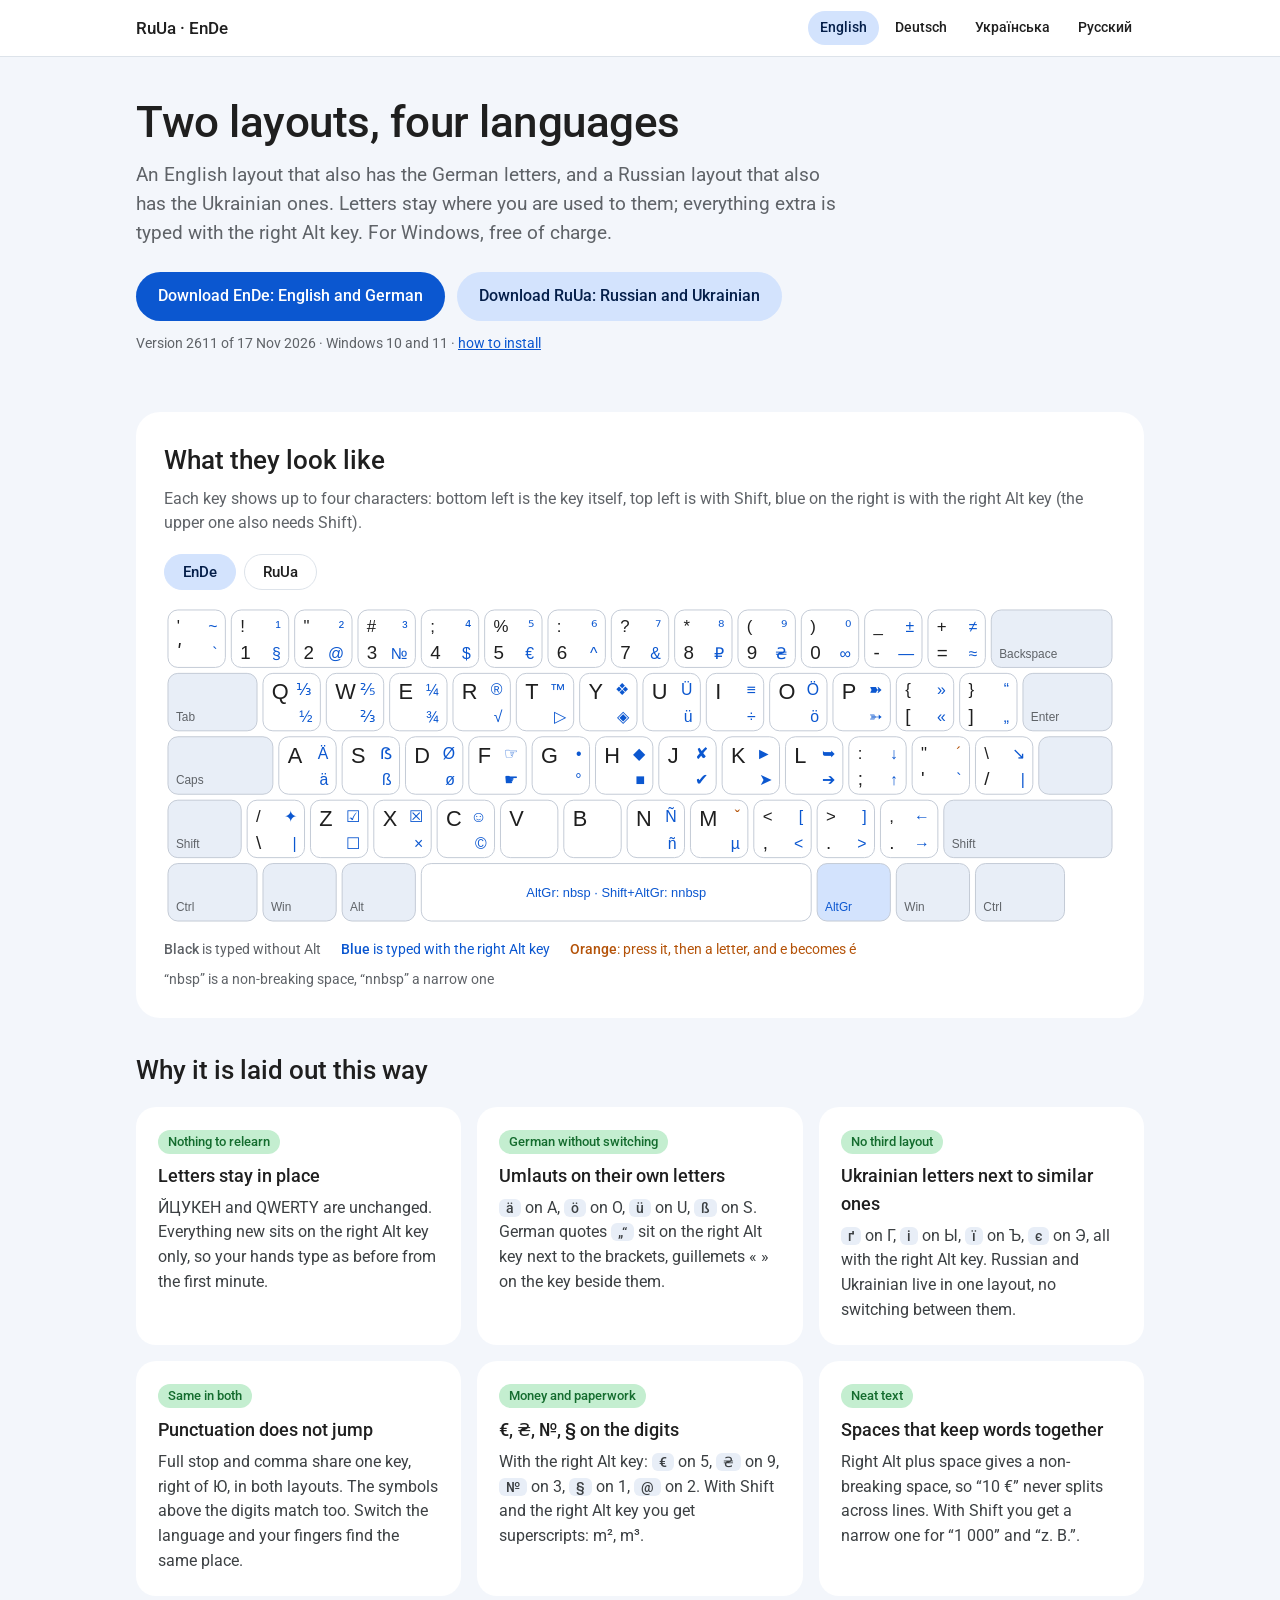
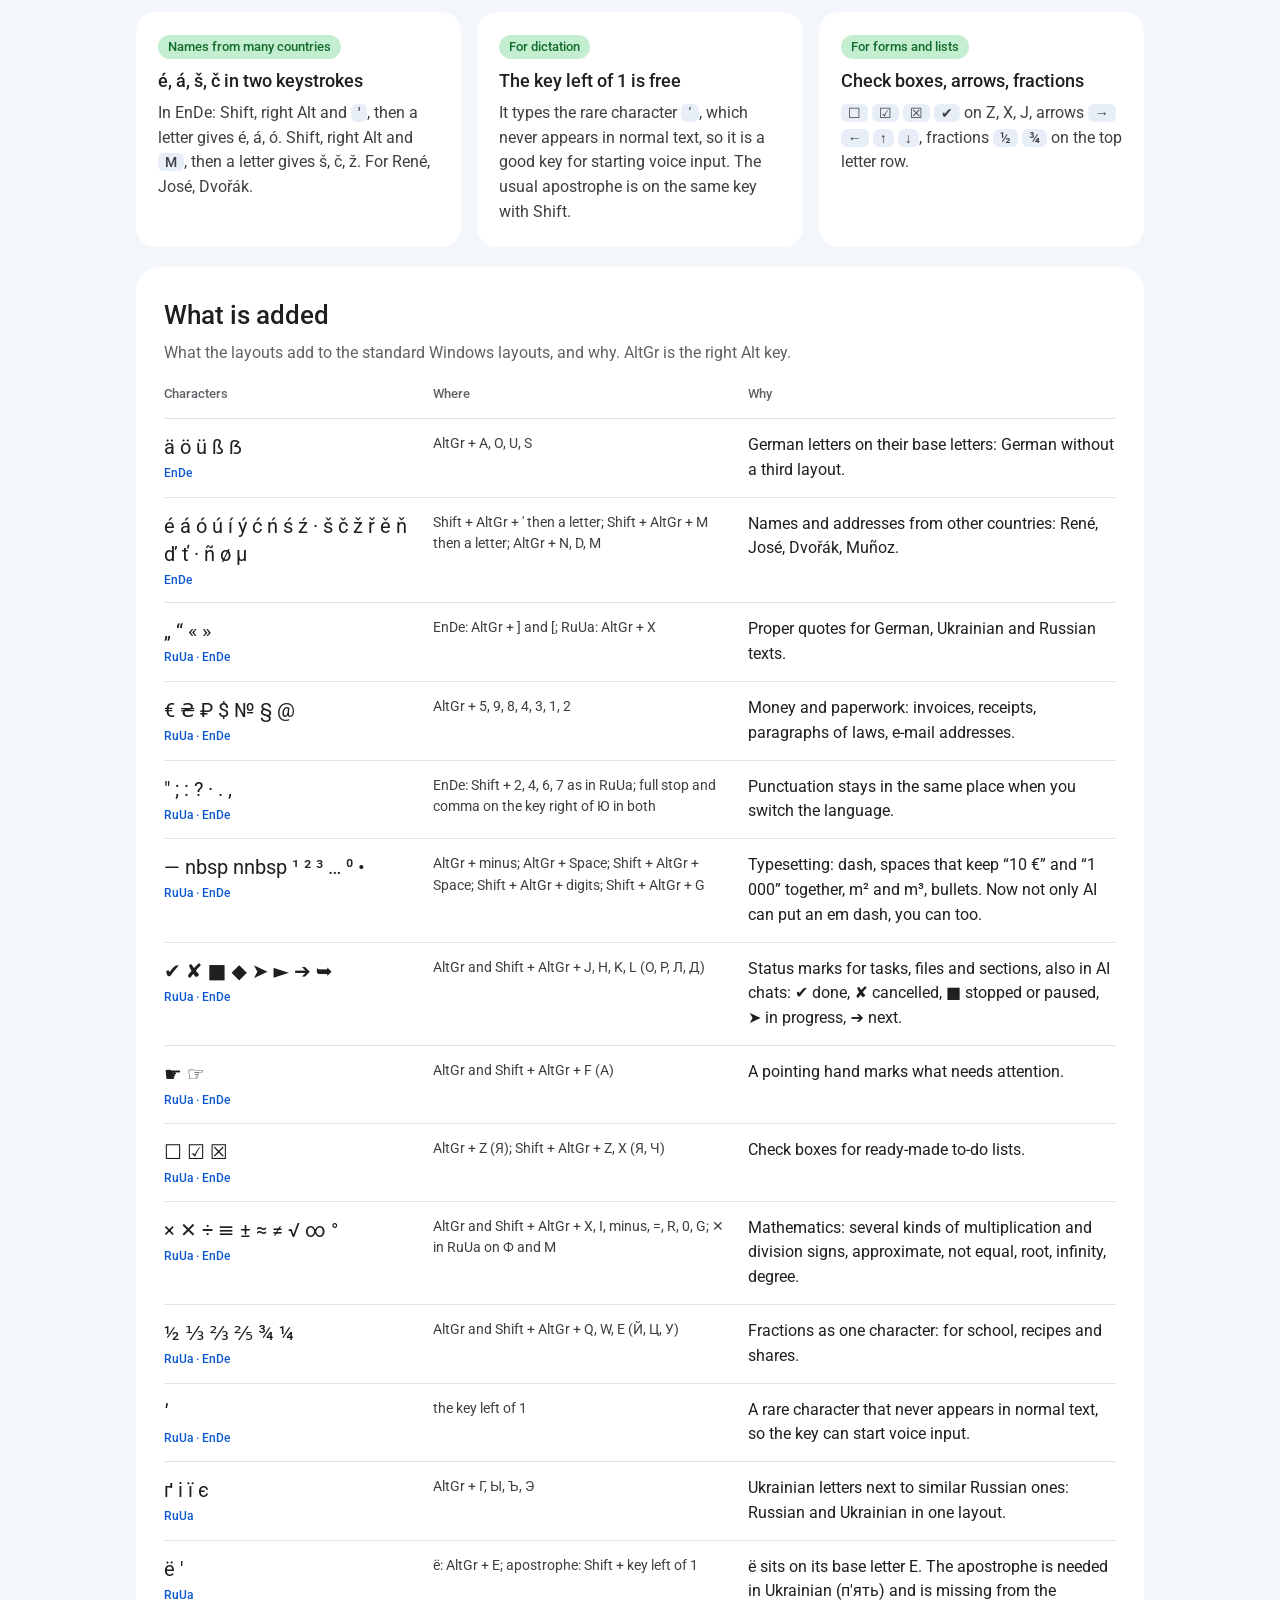
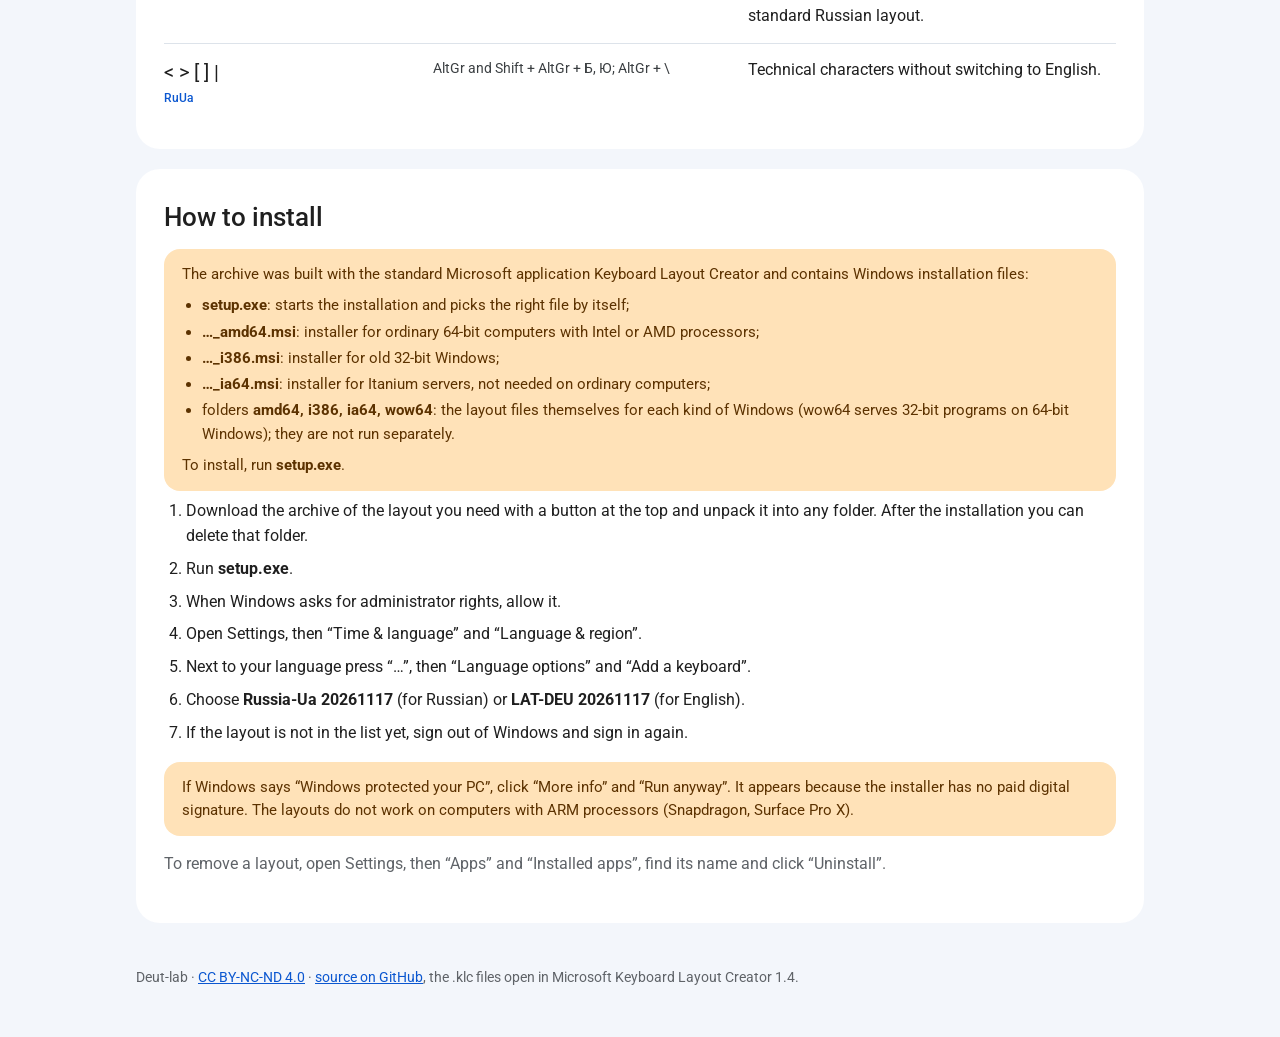
<file: docs/index.html>
<!doctype html>
<html lang="en">
<head>
<meta charset="utf-8">
<meta name="viewport" content="width=device-width, initial-scale=1">
<title>RuUa and EnDe keyboard layouts</title>
<meta name="description" content="Two free Windows keyboard layouts: Russian with Ukrainian letters and English with German letters.">
<link rel="alternate" hreflang="en" href="https://deut-lab.github.io/keyboard-layouts/"><link rel="alternate" hreflang="de" href="https://deut-lab.github.io/keyboard-layouts/de/"><link rel="alternate" hreflang="uk" href="https://deut-lab.github.io/keyboard-layouts/uk/"><link rel="alternate" hreflang="ru" href="https://deut-lab.github.io/keyboard-layouts/ru/">
<link rel="preconnect" href="https://fonts.googleapis.com">
<link rel="stylesheet" href="https://fonts.googleapis.com/css2?family=Roboto:wght@400;500;700&display=swap">
<style>:root { --bg:#F3F6FB; --card:#FFFFFF; --ink:#1F1F1F; --muted:#5F6368; --primary:#0B57D0; --primary-soft:#D3E3FD; --ok:#146C2E; --ok-soft:#C4EED0; --warn:#5C3200; --warn-soft:#FFE2B8; --dead:#B45309; --line:#DDE3EA; }
* { box-sizing: border-box; }
body { margin: 0; background: var(--bg); color: var(--ink); font: 16px/1.55 Roboto, "Segoe UI", system-ui, sans-serif; }
.wrap { max-width: 1040px; margin: 0 auto; padding: 0 16px; }
nav.top { background: var(--card); border-bottom: 1px solid var(--line); position: sticky; top: 0; z-index: 2; }
nav.top .wrap { display: flex; align-items: center; justify-content: space-between; gap: 12px; min-height: 56px; flex-wrap: wrap; }
.brand { font-weight: 500; font-size: 17px; }
.langs { display: flex; gap: 4px; flex-wrap: wrap; }
.langs a { color: var(--ink); text-decoration: none; padding: 6px 12px; border-radius: 999px; font-size: 14px; font-weight: 500; }
.langs a:hover { background: #E8EEF7; }
.langs a[aria-current="page"] { background: var(--primary-soft); color: #041E49; }
header { padding: 40px 0 24px; }
h1 { font-size: clamp(30px, 5vw, 44px); line-height: 1.15; margin: 0 0 12px; font-weight: 500; letter-spacing: -0.5px; }
.lead { font-size: 19px; color: var(--muted); max-width: 700px; margin: 0 0 24px; }
.btns { display: flex; flex-wrap: wrap; gap: 12px; }
.btn { display: inline-flex; align-items: center; padding: 12px 22px; border-radius: 999px; font-weight: 500; text-decoration: none; }
.btn.primary { background: var(--primary); color: #fff; }
.btn.tonal { background: var(--primary-soft); color: #041E49; }
.btn:hover { filter: brightness(1.06); }
.note { font-size: 14px; color: var(--muted); margin-top: 12px; }
.card { background: var(--card); border-radius: 24px; padding: 28px; margin: 20px 0; }
h2 { font-size: 26px; font-weight: 500; margin: 0 0 6px; }
.why-title { margin: 32px 0 16px; }
h3 { font-size: 18px; font-weight: 500; margin: 0 0 4px; }
.sub { color: var(--muted); margin: 0 0 18px; }
.kbd-img { width: 100%; overflow-x: auto; }
.kbd-img img { display: block; width: 100%; min-width: 640px; height: auto; }
.legend { display: flex; flex-wrap: wrap; gap: 8px 20px; font-size: 14px; color: var(--muted); margin-top: 14px; }
.legend b { font-weight: 500; }
.c-alt { color: var(--primary); } .c-dead { color: var(--dead); }
.why { display: grid; grid-template-columns: repeat(auto-fit, minmax(290px, 1fr)); gap: 16px; }
.why .item { background: var(--card); border-radius: 20px; padding: 22px; }
.why .item p { margin: 6px 0 0; color: #3C4043; }
.tag { display: inline-block; font-size: 13px; font-weight: 500; padding: 2px 10px; border-radius: 999px; background: var(--ok-soft); color: var(--ok); margin-bottom: 8px; }
kbd { font: 500 14px Roboto, sans-serif; background: #E8EEF7; border-radius: 6px; padding: 1px 7px; white-space: nowrap; }
ol.steps { padding-left: 22px; margin: 8px 0 0; }
ol.steps li { margin: 8px 0; }
.warn { background: var(--warn-soft); color: var(--warn); border-radius: 16px; padding: 14px 18px; margin-top: 16px; font-size: 15px; }
footer { color: var(--muted); font-size: 14px; padding: 24px 0 48px; }
footer a, .card a:not(.btn), .note a { color: var(--primary); }
.tabs { display: flex; gap: 8px; margin-bottom: 16px; flex-wrap: wrap; }
.tabs button { font: 500 15px Roboto, sans-serif; border: 1px solid var(--line); background: #fff; color: var(--ink); border-radius: 999px; padding: 8px 18px; cursor: pointer; }
.tabs button[aria-selected="true"] { background: var(--primary-soft); border-color: var(--primary-soft); color: #041E49; }
.panel[hidden] { display: none; }
@media (max-width: 600px) { .card { padding: 20px; border-radius: 20px; } header { padding-top: 28px; } }
.added .row { display: grid; grid-template-columns: 1.1fr 1.3fr 1.6fr; gap: 16px; padding: 14px 0; border-top: 1px solid var(--line); }
.added .row.head { border-top: 0; padding-top: 0; font-size: 13px; font-weight: 500; color: var(--muted); }
.added .chars { font-size: 20px; line-height: 1.4; word-break: break-word; }
.added .lay { display: block; font-size: 12px; font-weight: 500; color: var(--primary); margin-top: 4px; }
.added .where { font-size: 14px; color: #3C4043; }
.added .lbl { display: none; }
@media (max-width: 700px) { .added .row { grid-template-columns: 1fr; gap: 6px; } .added .row.head { display: none; } .added .lbl { display: block; font-size: 12px; font-weight: 500; color: var(--muted); } }
.warn.pkg { margin: 12px 0 8px; }
.warn.pkg ul { margin: 8px 0; padding-left: 20px; }
.warn.pkg li { margin: 3px 0; }
</style>
</head>
<body>
<nav class="top"><div class="wrap"><span class="brand">RuUa · EnDe</span><span class="langs"><a href="" hreflang="en" lang="en" aria-current="page">English</a><a href="de/" hreflang="de" lang="de">Deutsch</a><a href="uk/" hreflang="uk" lang="uk">Українська</a><a href="ru/" hreflang="ru" lang="ru">Русский</a></span></div></nav>
<div class="wrap">
<header>
  <h1>Two layouts, four languages</h1>
  <p class="lead">An English layout that also has the German letters, and a Russian layout that also has the Ukrainian ones. Letters stay where you are used to them; everything extra is typed with the right Alt key. For Windows, free of charge.</p>
  <div class="btns">
<a class="btn primary" href="https://github.com/deut-lab/keyboard-layouts/releases/latest/download/EnDe2611.zip">Download EnDe: English and German</a><a class="btn tonal" href="https://github.com/deut-lab/keyboard-layouts/releases/latest/download/RuUa2611.zip">Download RuUa: Russian and Ukrainian</a>
  </div>
  <p class="note">Version 2611 of 17 Nov 2026 · Windows 10 and 11 · <a href="#install">how to install</a></p>
</header>
<section class="card">
  <h2>What they look like</h2>
  <p class="sub">Each key shows up to four characters: bottom left is the key itself, top left is with Shift, blue on the right is with the right Alt key (the upper one also needs Shift).</p>
  <div class="tabs" role="tablist">
<button role="tab" aria-selected="true" aria-controls="p-ende" id="t-ende">EnDe</button><button role="tab" aria-selected="false" aria-controls="p-ruua" id="t-ruua">RuUa</button>
  </div>
<div class="panel" id="p-ende" role="tabpanel" aria-labelledby="t-ende"><div class="kbd-img"><img src="img/EnDe2611.svg" alt="EnDe2611 layout: QWERTY letters; with the right Alt key the German ä, ö, ü, ß, quotes „“ and the accent keys ´ and ˇ"></div></div><div class="panel" id="p-ruua" role="tabpanel" aria-labelledby="t-ruua" hidden><div class="kbd-img"><img src="img/RuUa2611.svg" alt="RuUa2611 layout: Russian ЙЦУКЕН letters; with the right Alt key the Ukrainian ґ, і, ї, є, the letter ё, currency signs, arrows and symbols"></div></div>
  <div class="legend"><span><b>Black</b> is typed without Alt</span><span class="c-alt"><b>Blue</b> is typed with the right Alt key</span><span class="c-dead"><b>Orange</b>: press it, then a letter, and e becomes é</span><span>“nbsp” is a non-breaking space, “nnbsp” a narrow one</span></div>
</section>
<section><h2 class="why-title">Why it is laid out this way</h2><div class="why"><div class="item"><span class="tag">Nothing to relearn</span><h3>Letters stay in place</h3><p>ЙЦУКЕН and QWERTY are unchanged. Everything new sits on the right Alt key only, so your hands type as before from the first minute.</p></div><div class="item"><span class="tag">German without switching</span><h3>Umlauts on their own letters</h3><p><kbd>ä</kbd> on A, <kbd>ö</kbd> on O, <kbd>ü</kbd> on U, <kbd>ß</kbd> on S. German quotes <kbd>„“</kbd> sit on the right Alt key next to the brackets, guillemets « » on the key beside them.</p></div><div class="item"><span class="tag">No third layout</span><h3>Ukrainian letters next to similar ones</h3><p><kbd>ґ</kbd> on Г, <kbd>і</kbd> on Ы, <kbd>ї</kbd> on Ъ, <kbd>є</kbd> on Э, all with the right Alt key. Russian and Ukrainian live in one layout, no switching between them.</p></div><div class="item"><span class="tag">Same in both</span><h3>Punctuation does not jump</h3><p>Full stop and comma share one key, right of Ю, in both layouts. The symbols above the digits match too. Switch the language and your fingers find the same place.</p></div><div class="item"><span class="tag">Money and paperwork</span><h3>€, ₴, №, § on the digits</h3><p>With the right Alt key: <kbd>€</kbd> on 5, <kbd>₴</kbd> on 9, <kbd>№</kbd> on 3, <kbd>§</kbd> on 1, <kbd>@</kbd> on 2. With Shift and the right Alt key you get superscripts: m², m³.</p></div><div class="item"><span class="tag">Neat text</span><h3>Spaces that keep words together</h3><p>Right Alt plus space gives a non-breaking space, so “10 €” never splits across lines. With Shift you get a narrow one for “1 000” and “z. B.”.</p></div><div class="item"><span class="tag">Names from many countries</span><h3>é, á, š, č in two keystrokes</h3><p>In EnDe: Shift, right Alt and <kbd>'</kbd>, then a letter gives é, á, ó. Shift, right Alt and <kbd>M</kbd>, then a letter gives š, č, ž. For René, José, Dvořák.</p></div><div class="item"><span class="tag">For dictation</span><h3>The key left of 1 is free</h3><p>It types the rare character <kbd>ʹ</kbd>, which never appears in normal text, so it is a good key for starting voice input. The usual apostrophe is on the same key with Shift.</p></div><div class="item"><span class="tag">For forms and lists</span><h3>Check boxes, arrows, fractions</h3><p><kbd>☐</kbd> <kbd>☑</kbd> <kbd>☒</kbd> <kbd>✔</kbd> on Z, X, J, arrows <kbd>→</kbd> <kbd>←</kbd> <kbd>↑</kbd> <kbd>↓</kbd>, fractions <kbd>½</kbd> <kbd>¾</kbd> on the top letter row.</p></div></div></section>
<section class="card" id="added"><h2>What is added</h2><p class="sub">What the layouts add to the standard Windows layouts, and why. AltGr is the right Alt key.</p><div class="added"><div class="row head"><div>Characters</div><div>Where</div><div>Why</div></div><div class="row"><div class="chars">ä ö ü ß ẞ<span class="lay">EnDe</span></div><div class="where"><span class="lbl">Where</span>AltGr + A, O, U, S</div><div class="whyc"><span class="lbl">Why</span>German letters on their base letters: German without a third layout.</div></div><div class="row"><div class="chars">é á ó ú í ý ć ń ś ź · š č ž ř ě ň ď ť · ñ ø µ<span class="lay">EnDe</span></div><div class="where"><span class="lbl">Where</span>Shift + AltGr + &#x27; then a letter; Shift + AltGr + M then a letter; AltGr + N, D, M</div><div class="whyc"><span class="lbl">Why</span>Names and addresses from other countries: René, José, Dvořák, Muñoz.</div></div><div class="row"><div class="chars">„ “ « »<span class="lay">RuUa · EnDe</span></div><div class="where"><span class="lbl">Where</span>EnDe: AltGr + ] and [; RuUa: AltGr + Х</div><div class="whyc"><span class="lbl">Why</span>Proper quotes for German, Ukrainian and Russian texts.</div></div><div class="row"><div class="chars">€ ₴ ₽ $ № § @<span class="lay">RuUa · EnDe</span></div><div class="where"><span class="lbl">Where</span>AltGr + 5, 9, 8, 4, 3, 1, 2</div><div class="whyc"><span class="lbl">Why</span>Money and paperwork: invoices, receipts, paragraphs of laws, e-mail addresses.</div></div><div class="row"><div class="chars">&quot; ; : ?  ·  . ,<span class="lay">RuUa · EnDe</span></div><div class="where"><span class="lbl">Where</span>EnDe: Shift + 2, 4, 6, 7 as in RuUa; full stop and comma on the key right of Ю in both</div><div class="whyc"><span class="lbl">Why</span>Punctuation stays in the same place when you switch the language.</div></div><div class="row"><div class="chars">—  nbsp  nnbsp  ¹ ² ³ … ⁰  •<span class="lay">RuUa · EnDe</span></div><div class="where"><span class="lbl">Where</span>AltGr + minus; AltGr + Space; Shift + AltGr + Space; Shift + AltGr + digits; Shift + AltGr + G</div><div class="whyc"><span class="lbl">Why</span>Typesetting: dash, spaces that keep “10 €” and “1 000” together, m² and m³, bullets. Now not only AI can put an em dash, you can too.</div></div><div class="row"><div class="chars">✔ ✘ ■ ◆ ➤ ► ➔ ➥<span class="lay">RuUa · EnDe</span></div><div class="where"><span class="lbl">Where</span>AltGr and Shift + AltGr + J, H, K, L (О, Р, Л, Д)</div><div class="whyc"><span class="lbl">Why</span>Status marks for tasks, files and sections, also in AI chats: ✔ done, ✘ cancelled, ■ stopped or paused, ➤ in progress, ➔ next.</div></div><div class="row"><div class="chars">☛ ☞<span class="lay">RuUa · EnDe</span></div><div class="where"><span class="lbl">Where</span>AltGr and Shift + AltGr + F (А)</div><div class="whyc"><span class="lbl">Why</span>A pointing hand marks what needs attention.</div></div><div class="row"><div class="chars">☐ ☑ ☒<span class="lay">RuUa · EnDe</span></div><div class="where"><span class="lbl">Where</span>AltGr + Z (Я); Shift + AltGr + Z, X (Я, Ч)</div><div class="whyc"><span class="lbl">Why</span>Check boxes for ready-made to-do lists.</div></div><div class="row"><div class="chars">× ✕ ÷ ≡ ± ≈ ≠ √ ∞ °<span class="lay">RuUa · EnDe</span></div><div class="where"><span class="lbl">Where</span>AltGr and Shift + AltGr + X, I, minus, =, R, 0, G; ✕ in RuUa on Ф and М</div><div class="whyc"><span class="lbl">Why</span>Mathematics: several kinds of multiplication and division signs, approximate, not equal, root, infinity, degree.</div></div><div class="row"><div class="chars">½ ⅓ ⅔ ⅖ ¾ ¼<span class="lay">RuUa · EnDe</span></div><div class="where"><span class="lbl">Where</span>AltGr and Shift + AltGr + Q, W, E (Й, Ц, У)</div><div class="whyc"><span class="lbl">Why</span>Fractions as one character: for school, recipes and shares.</div></div><div class="row"><div class="chars">ʹ<span class="lay">RuUa · EnDe</span></div><div class="where"><span class="lbl">Where</span>the key left of 1</div><div class="whyc"><span class="lbl">Why</span>A rare character that never appears in normal text, so the key can start voice input.</div></div><div class="row"><div class="chars">ґ і ї є<span class="lay">RuUa</span></div><div class="where"><span class="lbl">Where</span>AltGr + Г, Ы, Ъ, Э</div><div class="whyc"><span class="lbl">Why</span>Ukrainian letters next to similar Russian ones: Russian and Ukrainian in one layout.</div></div><div class="row"><div class="chars">ё  &#x27;<span class="lay">RuUa</span></div><div class="where"><span class="lbl">Where</span>ё: AltGr + Е; apostrophe: Shift + key left of 1</div><div class="whyc"><span class="lbl">Why</span>ё sits on its base letter Е. The apostrophe is needed in Ukrainian (п&#x27;ять) and is missing from the standard Russian layout.</div></div><div class="row"><div class="chars">&lt; &gt; [ ] |<span class="lay">RuUa</span></div><div class="where"><span class="lbl">Where</span>AltGr and Shift + AltGr + Б, Ю; AltGr + \</div><div class="whyc"><span class="lbl">Why</span>Technical characters without switching to English.</div></div></div></section>
<section class="card" id="install">
  <h2>How to install</h2>
  <div class="warn pkg">The archive was built with the standard Microsoft application Keyboard Layout Creator and contains Windows installation files:<ul><li><b>setup.exe</b>: starts the installation and picks the right file by itself;</li><li><b>…_amd64.msi</b>: installer for ordinary 64-bit computers with Intel or AMD processors;</li><li><b>…_i386.msi</b>: installer for old 32-bit Windows;</li><li><b>…_ia64.msi</b>: installer for Itanium servers, not needed on ordinary computers;</li><li>folders <b>amd64, i386, ia64, wow64</b>: the layout files themselves for each kind of Windows (wow64 serves 32-bit programs on 64-bit Windows); they are not run separately.</li></ul>To install, run <b>setup.exe</b>.</div>
  <ol class="steps"><li>Download the archive of the layout you need with a button at the top and unpack it into any folder. After the installation you can delete that folder.</li><li>Run <b>setup.exe</b>.</li><li>When Windows asks for administrator rights, allow it.</li><li>Open Settings, then “Time &amp; language” and “Language &amp; region”.</li><li>Next to your language press “…”, then “Language options” and “Add a keyboard”.</li><li>Choose <b>Russia-Ua 20261117</b> (for Russian) or <b>LAT-DEU 20261117</b> (for English).</li><li>If the layout is not in the list yet, sign out of Windows and sign in again.</li></ol>
  <div class="warn">If Windows says “Windows protected your PC”, click “More info” and “Run anyway”. It appears because the installer has no paid digital signature. The layouts do not work on computers with ARM processors (Snapdragon, Surface Pro X).</div>
  <p class="sub" style="margin-top:16px">To remove a layout, open Settings, then “Apps” and “Installed apps”, find its name and click “Uninstall”.</p>
</section>
<footer>Deut-lab · <a href="https://creativecommons.org/licenses/by-nc-nd/4.0/">CC BY-NC-ND 4.0</a> · <a href="https://github.com/deut-lab/keyboard-layouts">source on GitHub</a>, the .klc files open in Microsoft Keyboard Layout Creator 1.4.</footer>
</div>
<script>
  const tabs = document.querySelectorAll('[role="tab"]');
  tabs.forEach(t => t.addEventListener('click', () => {
    tabs.forEach(o => { o.setAttribute('aria-selected', o === t); document.getElementById(o.getAttribute('aria-controls')).hidden = o !== t; });
  }));
</script>
</body>
</html>
</file>
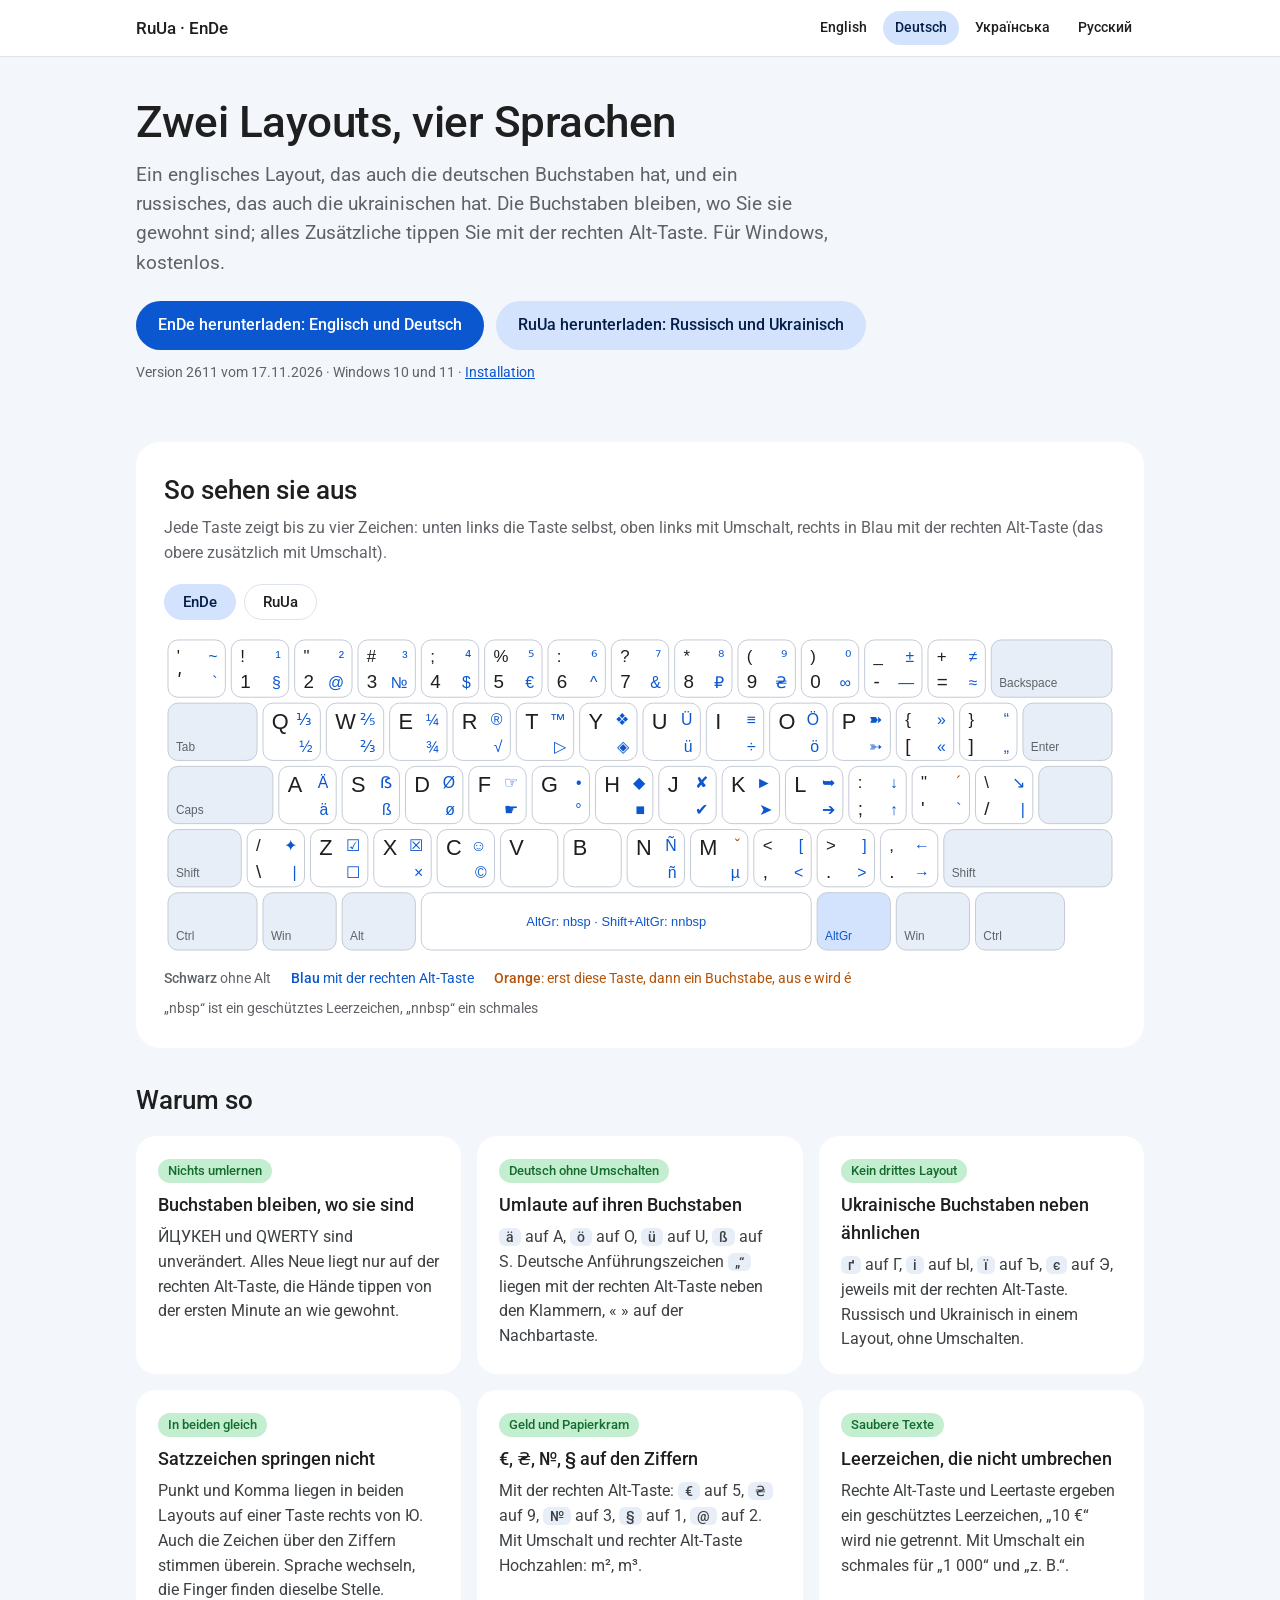
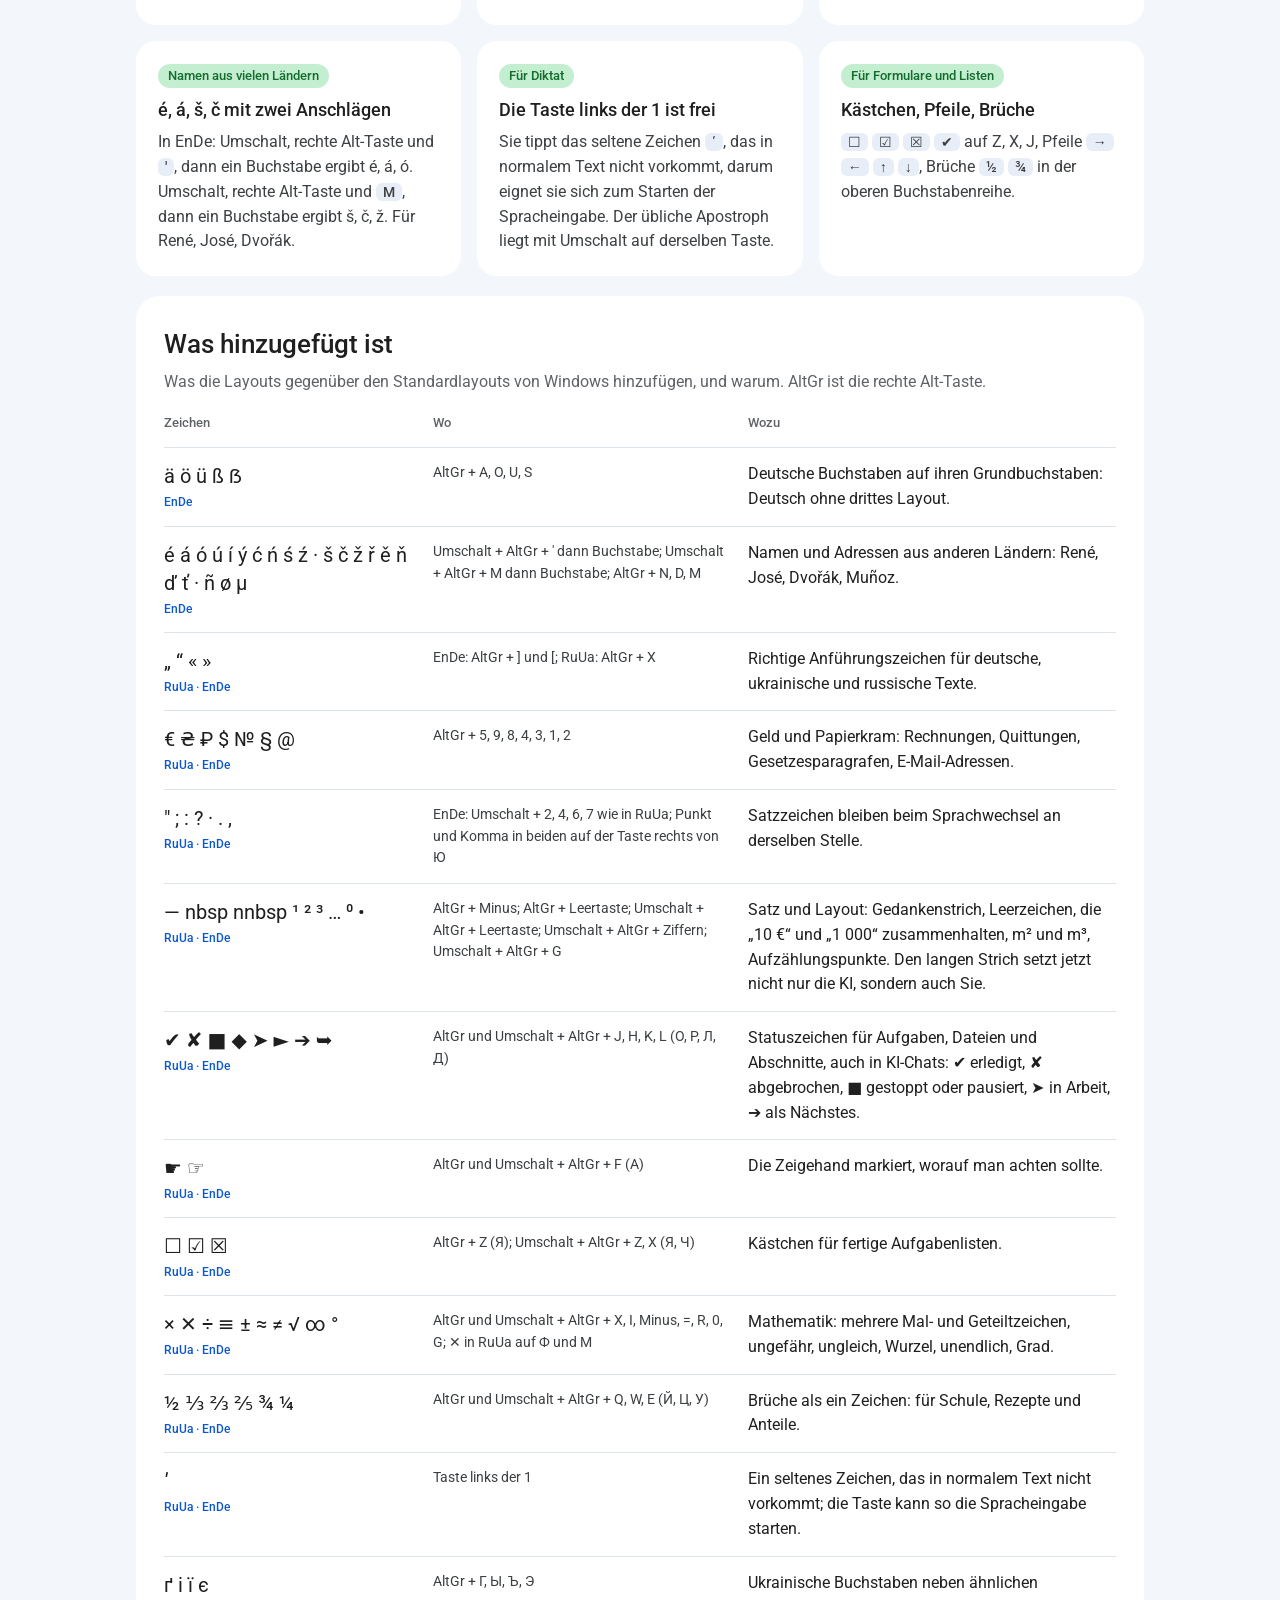
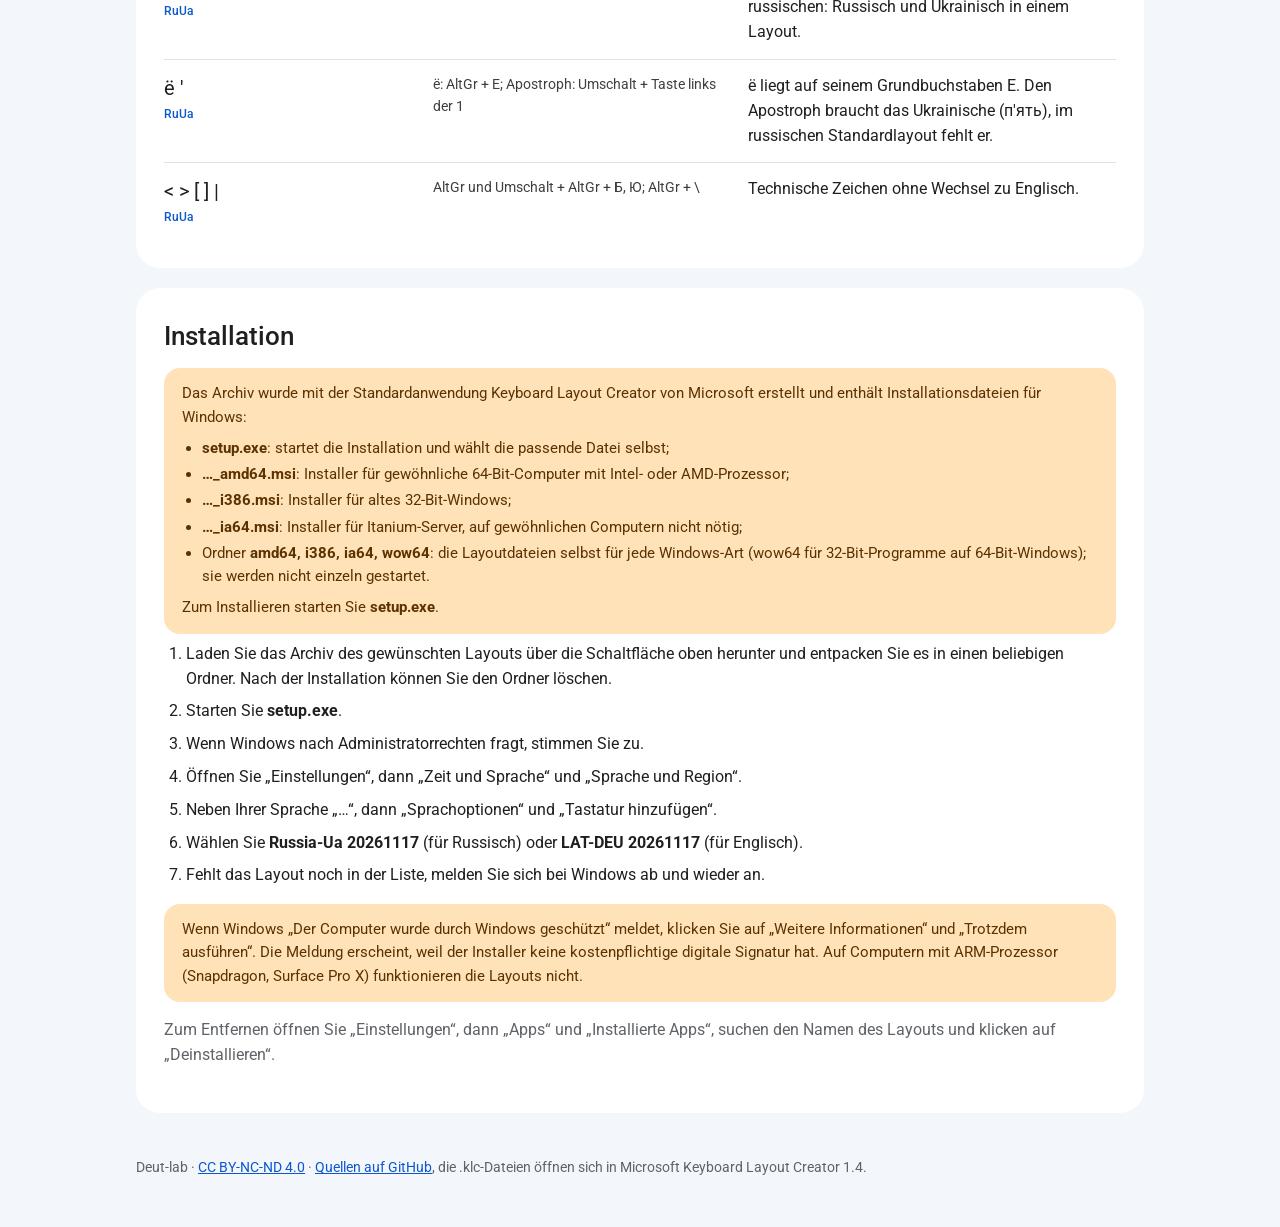
<file: docs/de/index.html>
<!doctype html>
<html lang="de">
<head>
<meta charset="utf-8">
<meta name="viewport" content="width=device-width, initial-scale=1">
<title>Tastaturlayouts RuUa und EnDe</title>
<meta name="description" content="Zwei kostenlose Tastaturlayouts für Windows: Russisch mit ukrainischen Buchstaben und Englisch mit deutschen Buchstaben.">
<link rel="alternate" hreflang="en" href="https://deut-lab.github.io/keyboard-layouts/"><link rel="alternate" hreflang="de" href="https://deut-lab.github.io/keyboard-layouts/de/"><link rel="alternate" hreflang="uk" href="https://deut-lab.github.io/keyboard-layouts/uk/"><link rel="alternate" hreflang="ru" href="https://deut-lab.github.io/keyboard-layouts/ru/">
<link rel="preconnect" href="https://fonts.googleapis.com">
<link rel="stylesheet" href="https://fonts.googleapis.com/css2?family=Roboto:wght@400;500;700&display=swap">
<style>:root { --bg:#F3F6FB; --card:#FFFFFF; --ink:#1F1F1F; --muted:#5F6368; --primary:#0B57D0; --primary-soft:#D3E3FD; --ok:#146C2E; --ok-soft:#C4EED0; --warn:#5C3200; --warn-soft:#FFE2B8; --dead:#B45309; --line:#DDE3EA; }
* { box-sizing: border-box; }
body { margin: 0; background: var(--bg); color: var(--ink); font: 16px/1.55 Roboto, "Segoe UI", system-ui, sans-serif; }
.wrap { max-width: 1040px; margin: 0 auto; padding: 0 16px; }
nav.top { background: var(--card); border-bottom: 1px solid var(--line); position: sticky; top: 0; z-index: 2; }
nav.top .wrap { display: flex; align-items: center; justify-content: space-between; gap: 12px; min-height: 56px; flex-wrap: wrap; }
.brand { font-weight: 500; font-size: 17px; }
.langs { display: flex; gap: 4px; flex-wrap: wrap; }
.langs a { color: var(--ink); text-decoration: none; padding: 6px 12px; border-radius: 999px; font-size: 14px; font-weight: 500; }
.langs a:hover { background: #E8EEF7; }
.langs a[aria-current="page"] { background: var(--primary-soft); color: #041E49; }
header { padding: 40px 0 24px; }
h1 { font-size: clamp(30px, 5vw, 44px); line-height: 1.15; margin: 0 0 12px; font-weight: 500; letter-spacing: -0.5px; }
.lead { font-size: 19px; color: var(--muted); max-width: 700px; margin: 0 0 24px; }
.btns { display: flex; flex-wrap: wrap; gap: 12px; }
.btn { display: inline-flex; align-items: center; padding: 12px 22px; border-radius: 999px; font-weight: 500; text-decoration: none; }
.btn.primary { background: var(--primary); color: #fff; }
.btn.tonal { background: var(--primary-soft); color: #041E49; }
.btn:hover { filter: brightness(1.06); }
.note { font-size: 14px; color: var(--muted); margin-top: 12px; }
.card { background: var(--card); border-radius: 24px; padding: 28px; margin: 20px 0; }
h2 { font-size: 26px; font-weight: 500; margin: 0 0 6px; }
.why-title { margin: 32px 0 16px; }
h3 { font-size: 18px; font-weight: 500; margin: 0 0 4px; }
.sub { color: var(--muted); margin: 0 0 18px; }
.kbd-img { width: 100%; overflow-x: auto; }
.kbd-img img { display: block; width: 100%; min-width: 640px; height: auto; }
.legend { display: flex; flex-wrap: wrap; gap: 8px 20px; font-size: 14px; color: var(--muted); margin-top: 14px; }
.legend b { font-weight: 500; }
.c-alt { color: var(--primary); } .c-dead { color: var(--dead); }
.why { display: grid; grid-template-columns: repeat(auto-fit, minmax(290px, 1fr)); gap: 16px; }
.why .item { background: var(--card); border-radius: 20px; padding: 22px; }
.why .item p { margin: 6px 0 0; color: #3C4043; }
.tag { display: inline-block; font-size: 13px; font-weight: 500; padding: 2px 10px; border-radius: 999px; background: var(--ok-soft); color: var(--ok); margin-bottom: 8px; }
kbd { font: 500 14px Roboto, sans-serif; background: #E8EEF7; border-radius: 6px; padding: 1px 7px; white-space: nowrap; }
ol.steps { padding-left: 22px; margin: 8px 0 0; }
ol.steps li { margin: 8px 0; }
.warn { background: var(--warn-soft); color: var(--warn); border-radius: 16px; padding: 14px 18px; margin-top: 16px; font-size: 15px; }
footer { color: var(--muted); font-size: 14px; padding: 24px 0 48px; }
footer a, .card a:not(.btn), .note a { color: var(--primary); }
.tabs { display: flex; gap: 8px; margin-bottom: 16px; flex-wrap: wrap; }
.tabs button { font: 500 15px Roboto, sans-serif; border: 1px solid var(--line); background: #fff; color: var(--ink); border-radius: 999px; padding: 8px 18px; cursor: pointer; }
.tabs button[aria-selected="true"] { background: var(--primary-soft); border-color: var(--primary-soft); color: #041E49; }
.panel[hidden] { display: none; }
@media (max-width: 600px) { .card { padding: 20px; border-radius: 20px; } header { padding-top: 28px; } }
.added .row { display: grid; grid-template-columns: 1.1fr 1.3fr 1.6fr; gap: 16px; padding: 14px 0; border-top: 1px solid var(--line); }
.added .row.head { border-top: 0; padding-top: 0; font-size: 13px; font-weight: 500; color: var(--muted); }
.added .chars { font-size: 20px; line-height: 1.4; word-break: break-word; }
.added .lay { display: block; font-size: 12px; font-weight: 500; color: var(--primary); margin-top: 4px; }
.added .where { font-size: 14px; color: #3C4043; }
.added .lbl { display: none; }
@media (max-width: 700px) { .added .row { grid-template-columns: 1fr; gap: 6px; } .added .row.head { display: none; } .added .lbl { display: block; font-size: 12px; font-weight: 500; color: var(--muted); } }
.warn.pkg { margin: 12px 0 8px; }
.warn.pkg ul { margin: 8px 0; padding-left: 20px; }
.warn.pkg li { margin: 3px 0; }
</style>
</head>
<body>
<nav class="top"><div class="wrap"><span class="brand">RuUa · EnDe</span><span class="langs"><a href="../" hreflang="en" lang="en">English</a><a href="../de/" hreflang="de" lang="de" aria-current="page">Deutsch</a><a href="../uk/" hreflang="uk" lang="uk">Українська</a><a href="../ru/" hreflang="ru" lang="ru">Русский</a></span></div></nav>
<div class="wrap">
<header>
  <h1>Zwei Layouts, vier Sprachen</h1>
  <p class="lead">Ein englisches Layout, das auch die deutschen Buchstaben hat, und ein russisches, das auch die ukrainischen hat. Die Buchstaben bleiben, wo Sie sie gewohnt sind; alles Zusätzliche tippen Sie mit der rechten Alt-Taste. Für Windows, kostenlos.</p>
  <div class="btns">
<a class="btn primary" href="https://github.com/deut-lab/keyboard-layouts/releases/latest/download/EnDe2611.zip">EnDe herunterladen: Englisch und Deutsch</a><a class="btn tonal" href="https://github.com/deut-lab/keyboard-layouts/releases/latest/download/RuUa2611.zip">RuUa herunterladen: Russisch und Ukrainisch</a>
  </div>
  <p class="note">Version 2611 vom 17.11.2026 · Windows 10 und 11 · <a href="#install">Installation</a></p>
</header>
<section class="card">
  <h2>So sehen sie aus</h2>
  <p class="sub">Jede Taste zeigt bis zu vier Zeichen: unten links die Taste selbst, oben links mit Umschalt, rechts in Blau mit der rechten Alt-Taste (das obere zusätzlich mit Umschalt).</p>
  <div class="tabs" role="tablist">
<button role="tab" aria-selected="true" aria-controls="p-ende" id="t-ende">EnDe</button><button role="tab" aria-selected="false" aria-controls="p-ruua" id="t-ruua">RuUa</button>
  </div>
<div class="panel" id="p-ende" role="tabpanel" aria-labelledby="t-ende"><div class="kbd-img"><img src="../img/EnDe2611.svg" alt="Layout EnDe2611: QWERTY-Buchstaben; mit der rechten Alt-Taste ä, ö, ü, ß, Anführungszeichen „“ und die Akzenttasten ´ und ˇ"></div></div><div class="panel" id="p-ruua" role="tabpanel" aria-labelledby="t-ruua" hidden><div class="kbd-img"><img src="../img/RuUa2611.svg" alt="Layout RuUa2611: russische Buchstaben ЙЦУКЕН; mit der rechten Alt-Taste die ukrainischen ґ, і, ї, є, der Buchstabe ё, Währungszeichen, Pfeile und Symbole"></div></div>
  <div class="legend"><span><b>Schwarz</b> ohne Alt</span><span class="c-alt"><b>Blau</b> mit der rechten Alt-Taste</span><span class="c-dead"><b>Orange</b>: erst diese Taste, dann ein Buchstabe, aus e wird é</span><span>„nbsp“ ist ein geschütztes Leerzeichen, „nnbsp“ ein schmales</span></div>
</section>
<section><h2 class="why-title">Warum so</h2><div class="why"><div class="item"><span class="tag">Nichts umlernen</span><h3>Buchstaben bleiben, wo sie sind</h3><p>ЙЦУКЕН und QWERTY sind unverändert. Alles Neue liegt nur auf der rechten Alt-Taste, die Hände tippen von der ersten Minute an wie gewohnt.</p></div><div class="item"><span class="tag">Deutsch ohne Umschalten</span><h3>Umlaute auf ihren Buchstaben</h3><p><kbd>ä</kbd> auf A, <kbd>ö</kbd> auf O, <kbd>ü</kbd> auf U, <kbd>ß</kbd> auf S. Deutsche Anführungszeichen <kbd>„“</kbd> liegen mit der rechten Alt-Taste neben den Klammern, « » auf der Nachbartaste.</p></div><div class="item"><span class="tag">Kein drittes Layout</span><h3>Ukrainische Buchstaben neben ähnlichen</h3><p><kbd>ґ</kbd> auf Г, <kbd>і</kbd> auf Ы, <kbd>ї</kbd> auf Ъ, <kbd>є</kbd> auf Э, jeweils mit der rechten Alt-Taste. Russisch und Ukrainisch in einem Layout, ohne Umschalten.</p></div><div class="item"><span class="tag">In beiden gleich</span><h3>Satzzeichen springen nicht</h3><p>Punkt und Komma liegen in beiden Layouts auf einer Taste rechts von Ю. Auch die Zeichen über den Ziffern stimmen überein. Sprache wechseln, die Finger finden dieselbe Stelle.</p></div><div class="item"><span class="tag">Geld und Papierkram</span><h3>€, ₴, №, § auf den Ziffern</h3><p>Mit der rechten Alt-Taste: <kbd>€</kbd> auf 5, <kbd>₴</kbd> auf 9, <kbd>№</kbd> auf 3, <kbd>§</kbd> auf 1, <kbd>@</kbd> auf 2. Mit Umschalt und rechter Alt-Taste Hochzahlen: m², m³.</p></div><div class="item"><span class="tag">Saubere Texte</span><h3>Leerzeichen, die nicht umbrechen</h3><p>Rechte Alt-Taste und Leertaste ergeben ein geschütztes Leerzeichen, „10 €“ wird nie getrennt. Mit Umschalt ein schmales für „1 000“ und „z. B.“.</p></div><div class="item"><span class="tag">Namen aus vielen Ländern</span><h3>é, á, š, č mit zwei Anschlägen</h3><p>In EnDe: Umschalt, rechte Alt-Taste und <kbd>'</kbd>, dann ein Buchstabe ergibt é, á, ó. Umschalt, rechte Alt-Taste und <kbd>M</kbd>, dann ein Buchstabe ergibt š, č, ž. Für René, José, Dvořák.</p></div><div class="item"><span class="tag">Für Diktat</span><h3>Die Taste links der 1 ist frei</h3><p>Sie tippt das seltene Zeichen <kbd>ʹ</kbd>, das in normalem Text nicht vorkommt, darum eignet sie sich zum Starten der Spracheingabe. Der übliche Apostroph liegt mit Umschalt auf derselben Taste.</p></div><div class="item"><span class="tag">Für Formulare und Listen</span><h3>Kästchen, Pfeile, Brüche</h3><p><kbd>☐</kbd> <kbd>☑</kbd> <kbd>☒</kbd> <kbd>✔</kbd> auf Z, X, J, Pfeile <kbd>→</kbd> <kbd>←</kbd> <kbd>↑</kbd> <kbd>↓</kbd>, Brüche <kbd>½</kbd> <kbd>¾</kbd> in der oberen Buchstabenreihe.</p></div></div></section>
<section class="card" id="added"><h2>Was hinzugefügt ist</h2><p class="sub">Was die Layouts gegenüber den Standardlayouts von Windows hinzufügen, und warum. AltGr ist die rechte Alt-Taste.</p><div class="added"><div class="row head"><div>Zeichen</div><div>Wo</div><div>Wozu</div></div><div class="row"><div class="chars">ä ö ü ß ẞ<span class="lay">EnDe</span></div><div class="where"><span class="lbl">Wo</span>AltGr + A, O, U, S</div><div class="whyc"><span class="lbl">Wozu</span>Deutsche Buchstaben auf ihren Grundbuchstaben: Deutsch ohne drittes Layout.</div></div><div class="row"><div class="chars">é á ó ú í ý ć ń ś ź · š č ž ř ě ň ď ť · ñ ø µ<span class="lay">EnDe</span></div><div class="where"><span class="lbl">Wo</span>Umschalt + AltGr + &#x27; dann Buchstabe; Umschalt + AltGr + M dann Buchstabe; AltGr + N, D, M</div><div class="whyc"><span class="lbl">Wozu</span>Namen und Adressen aus anderen Ländern: René, José, Dvořák, Muñoz.</div></div><div class="row"><div class="chars">„ “ « »<span class="lay">RuUa · EnDe</span></div><div class="where"><span class="lbl">Wo</span>EnDe: AltGr + ] und [; RuUa: AltGr + Х</div><div class="whyc"><span class="lbl">Wozu</span>Richtige Anführungszeichen für deutsche, ukrainische und russische Texte.</div></div><div class="row"><div class="chars">€ ₴ ₽ $ № § @<span class="lay">RuUa · EnDe</span></div><div class="where"><span class="lbl">Wo</span>AltGr + 5, 9, 8, 4, 3, 1, 2</div><div class="whyc"><span class="lbl">Wozu</span>Geld und Papierkram: Rechnungen, Quittungen, Gesetzesparagrafen, E-Mail-Adressen.</div></div><div class="row"><div class="chars">&quot; ; : ?  ·  . ,<span class="lay">RuUa · EnDe</span></div><div class="where"><span class="lbl">Wo</span>EnDe: Umschalt + 2, 4, 6, 7 wie in RuUa; Punkt und Komma in beiden auf der Taste rechts von Ю</div><div class="whyc"><span class="lbl">Wozu</span>Satzzeichen bleiben beim Sprachwechsel an derselben Stelle.</div></div><div class="row"><div class="chars">—  nbsp  nnbsp  ¹ ² ³ … ⁰  •<span class="lay">RuUa · EnDe</span></div><div class="where"><span class="lbl">Wo</span>AltGr + Minus; AltGr + Leertaste; Umschalt + AltGr + Leertaste; Umschalt + AltGr + Ziffern; Umschalt + AltGr + G</div><div class="whyc"><span class="lbl">Wozu</span>Satz und Layout: Gedankenstrich, Leerzeichen, die „10 €“ und „1 000“ zusammenhalten, m² und m³, Aufzählungspunkte. Den langen Strich setzt jetzt nicht nur die KI, sondern auch Sie.</div></div><div class="row"><div class="chars">✔ ✘ ■ ◆ ➤ ► ➔ ➥<span class="lay">RuUa · EnDe</span></div><div class="where"><span class="lbl">Wo</span>AltGr und Umschalt + AltGr + J, H, K, L (О, Р, Л, Д)</div><div class="whyc"><span class="lbl">Wozu</span>Statuszeichen für Aufgaben, Dateien und Abschnitte, auch in KI-Chats: ✔ erledigt, ✘ abgebrochen, ■ gestoppt oder pausiert, ➤ in Arbeit, ➔ als Nächstes.</div></div><div class="row"><div class="chars">☛ ☞<span class="lay">RuUa · EnDe</span></div><div class="where"><span class="lbl">Wo</span>AltGr und Umschalt + AltGr + F (А)</div><div class="whyc"><span class="lbl">Wozu</span>Die Zeigehand markiert, worauf man achten sollte.</div></div><div class="row"><div class="chars">☐ ☑ ☒<span class="lay">RuUa · EnDe</span></div><div class="where"><span class="lbl">Wo</span>AltGr + Z (Я); Umschalt + AltGr + Z, X (Я, Ч)</div><div class="whyc"><span class="lbl">Wozu</span>Kästchen für fertige Aufgabenlisten.</div></div><div class="row"><div class="chars">× ✕ ÷ ≡ ± ≈ ≠ √ ∞ °<span class="lay">RuUa · EnDe</span></div><div class="where"><span class="lbl">Wo</span>AltGr und Umschalt + AltGr + X, I, Minus, =, R, 0, G; ✕ in RuUa auf Ф und М</div><div class="whyc"><span class="lbl">Wozu</span>Mathematik: mehrere Mal- und Geteiltzeichen, ungefähr, ungleich, Wurzel, unendlich, Grad.</div></div><div class="row"><div class="chars">½ ⅓ ⅔ ⅖ ¾ ¼<span class="lay">RuUa · EnDe</span></div><div class="where"><span class="lbl">Wo</span>AltGr und Umschalt + AltGr + Q, W, E (Й, Ц, У)</div><div class="whyc"><span class="lbl">Wozu</span>Brüche als ein Zeichen: für Schule, Rezepte und Anteile.</div></div><div class="row"><div class="chars">ʹ<span class="lay">RuUa · EnDe</span></div><div class="where"><span class="lbl">Wo</span>Taste links der 1</div><div class="whyc"><span class="lbl">Wozu</span>Ein seltenes Zeichen, das in normalem Text nicht vorkommt; die Taste kann so die Spracheingabe starten.</div></div><div class="row"><div class="chars">ґ і ї є<span class="lay">RuUa</span></div><div class="where"><span class="lbl">Wo</span>AltGr + Г, Ы, Ъ, Э</div><div class="whyc"><span class="lbl">Wozu</span>Ukrainische Buchstaben neben ähnlichen russischen: Russisch und Ukrainisch in einem Layout.</div></div><div class="row"><div class="chars">ё  &#x27;<span class="lay">RuUa</span></div><div class="where"><span class="lbl">Wo</span>ё: AltGr + Е; Apostroph: Umschalt + Taste links der 1</div><div class="whyc"><span class="lbl">Wozu</span>ё liegt auf seinem Grundbuchstaben Е. Den Apostroph braucht das Ukrainische (п&#x27;ять), im russischen Standardlayout fehlt er.</div></div><div class="row"><div class="chars">&lt; &gt; [ ] |<span class="lay">RuUa</span></div><div class="where"><span class="lbl">Wo</span>AltGr und Umschalt + AltGr + Б, Ю; AltGr + \</div><div class="whyc"><span class="lbl">Wozu</span>Technische Zeichen ohne Wechsel zu Englisch.</div></div></div></section>
<section class="card" id="install">
  <h2>Installation</h2>
  <div class="warn pkg">Das Archiv wurde mit der Standardanwendung Keyboard Layout Creator von Microsoft erstellt und enthält Installationsdateien für Windows:<ul><li><b>setup.exe</b>: startet die Installation und wählt die passende Datei selbst;</li><li><b>…_amd64.msi</b>: Installer für gewöhnliche 64-Bit-Computer mit Intel- oder AMD-Prozessor;</li><li><b>…_i386.msi</b>: Installer für altes 32-Bit-Windows;</li><li><b>…_ia64.msi</b>: Installer für Itanium-Server, auf gewöhnlichen Computern nicht nötig;</li><li>Ordner <b>amd64, i386, ia64, wow64</b>: die Layoutdateien selbst für jede Windows-Art (wow64 für 32-Bit-Programme auf 64-Bit-Windows); sie werden nicht einzeln gestartet.</li></ul>Zum Installieren starten Sie <b>setup.exe</b>.</div>
  <ol class="steps"><li>Laden Sie das Archiv des gewünschten Layouts über die Schaltfläche oben herunter und entpacken Sie es in einen beliebigen Ordner. Nach der Installation können Sie den Ordner löschen.</li><li>Starten Sie <b>setup.exe</b>.</li><li>Wenn Windows nach Administratorrechten fragt, stimmen Sie zu.</li><li>Öffnen Sie „Einstellungen“, dann „Zeit und Sprache“ und „Sprache und Region“.</li><li>Neben Ihrer Sprache „…“, dann „Sprachoptionen“ und „Tastatur hinzufügen“.</li><li>Wählen Sie <b>Russia-Ua 20261117</b> (für Russisch) oder <b>LAT-DEU 20261117</b> (für Englisch).</li><li>Fehlt das Layout noch in der Liste, melden Sie sich bei Windows ab und wieder an.</li></ol>
  <div class="warn">Wenn Windows „Der Computer wurde durch Windows geschützt“ meldet, klicken Sie auf „Weitere Informationen“ und „Trotzdem ausführen“. Die Meldung erscheint, weil der Installer keine kostenpflichtige digitale Signatur hat. Auf Computern mit ARM-Prozessor (Snapdragon, Surface Pro X) funktionieren die Layouts nicht.</div>
  <p class="sub" style="margin-top:16px">Zum Entfernen öffnen Sie „Einstellungen“, dann „Apps“ und „Installierte Apps“, suchen den Namen des Layouts und klicken auf „Deinstallieren“.</p>
</section>
<footer>Deut-lab · <a href="https://creativecommons.org/licenses/by-nc-nd/4.0/">CC BY-NC-ND 4.0</a> · <a href="https://github.com/deut-lab/keyboard-layouts">Quellen auf GitHub</a>, die .klc-Dateien öffnen sich in Microsoft Keyboard Layout Creator 1.4.</footer>
</div>
<script>
  const tabs = document.querySelectorAll('[role="tab"]');
  tabs.forEach(t => t.addEventListener('click', () => {
    tabs.forEach(o => { o.setAttribute('aria-selected', o === t); document.getElementById(o.getAttribute('aria-controls')).hidden = o !== t; });
  }));
</script>
</body>
</html>
</file>
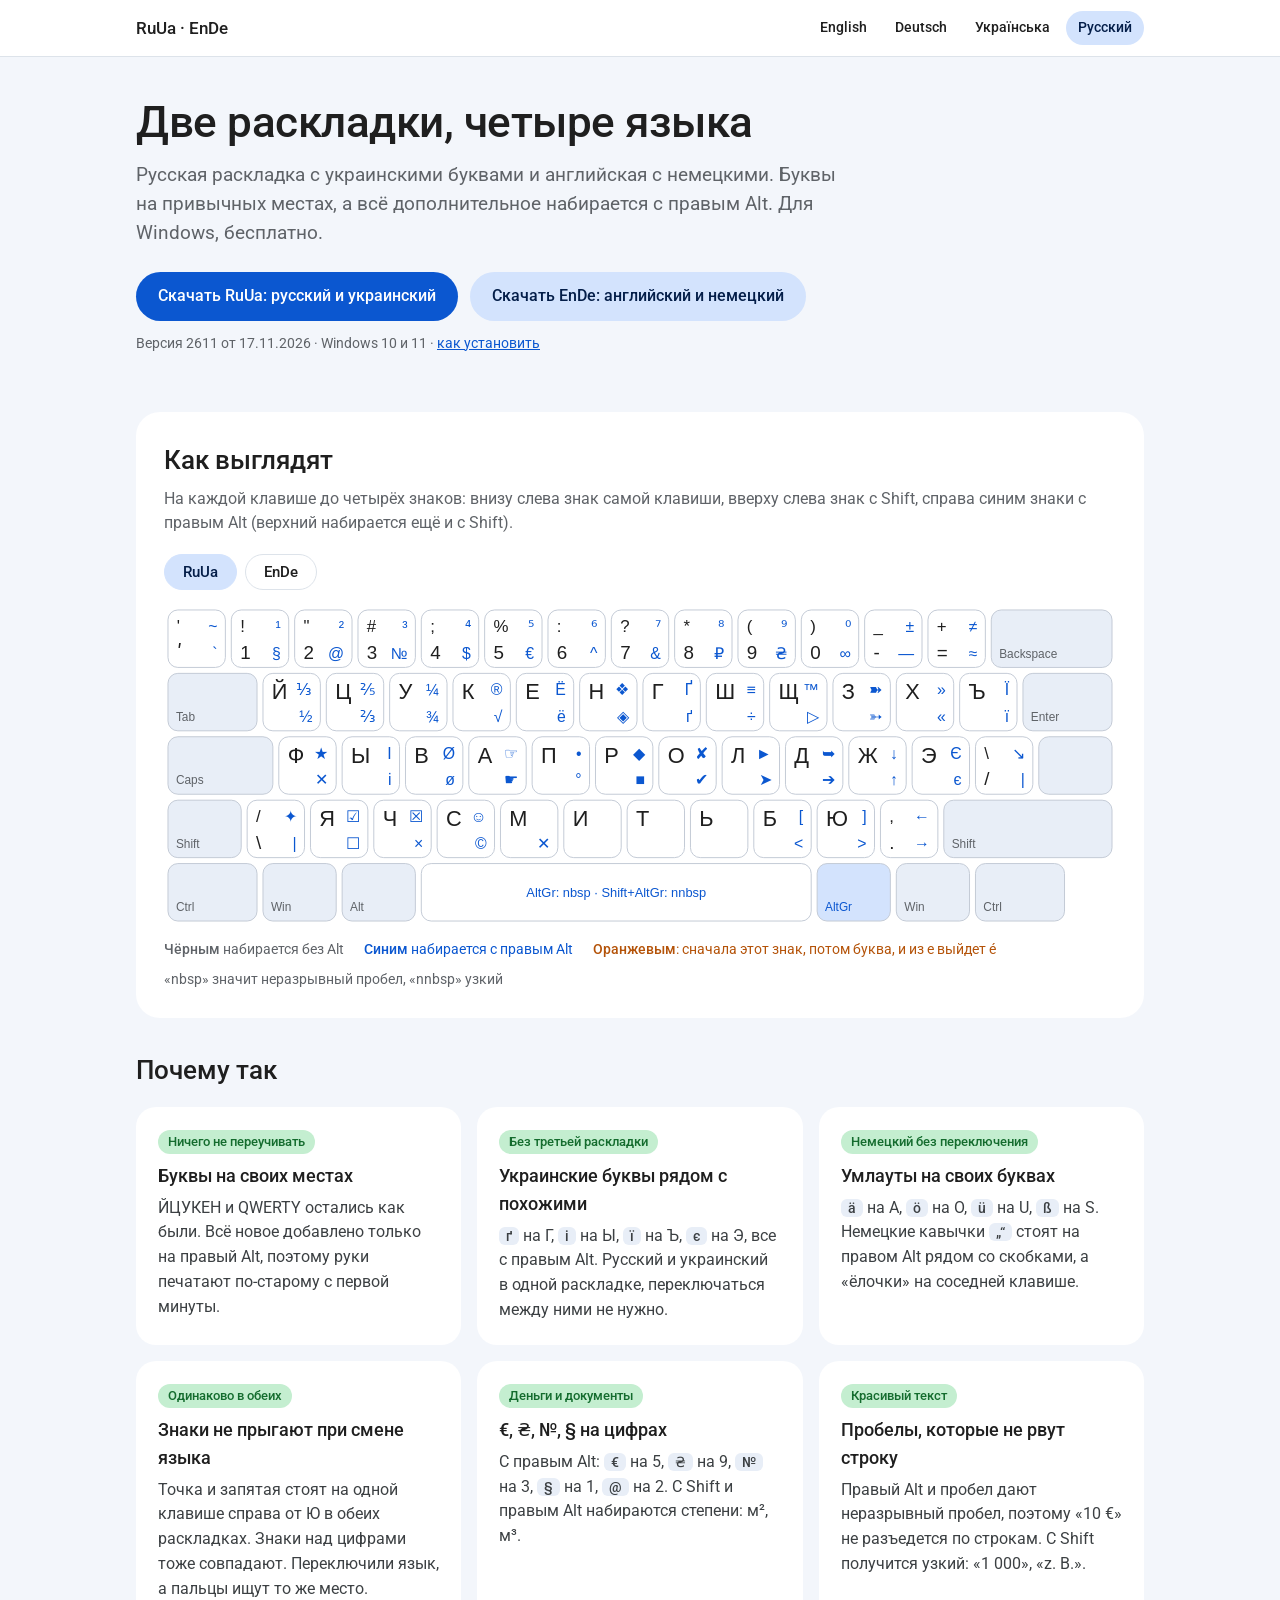
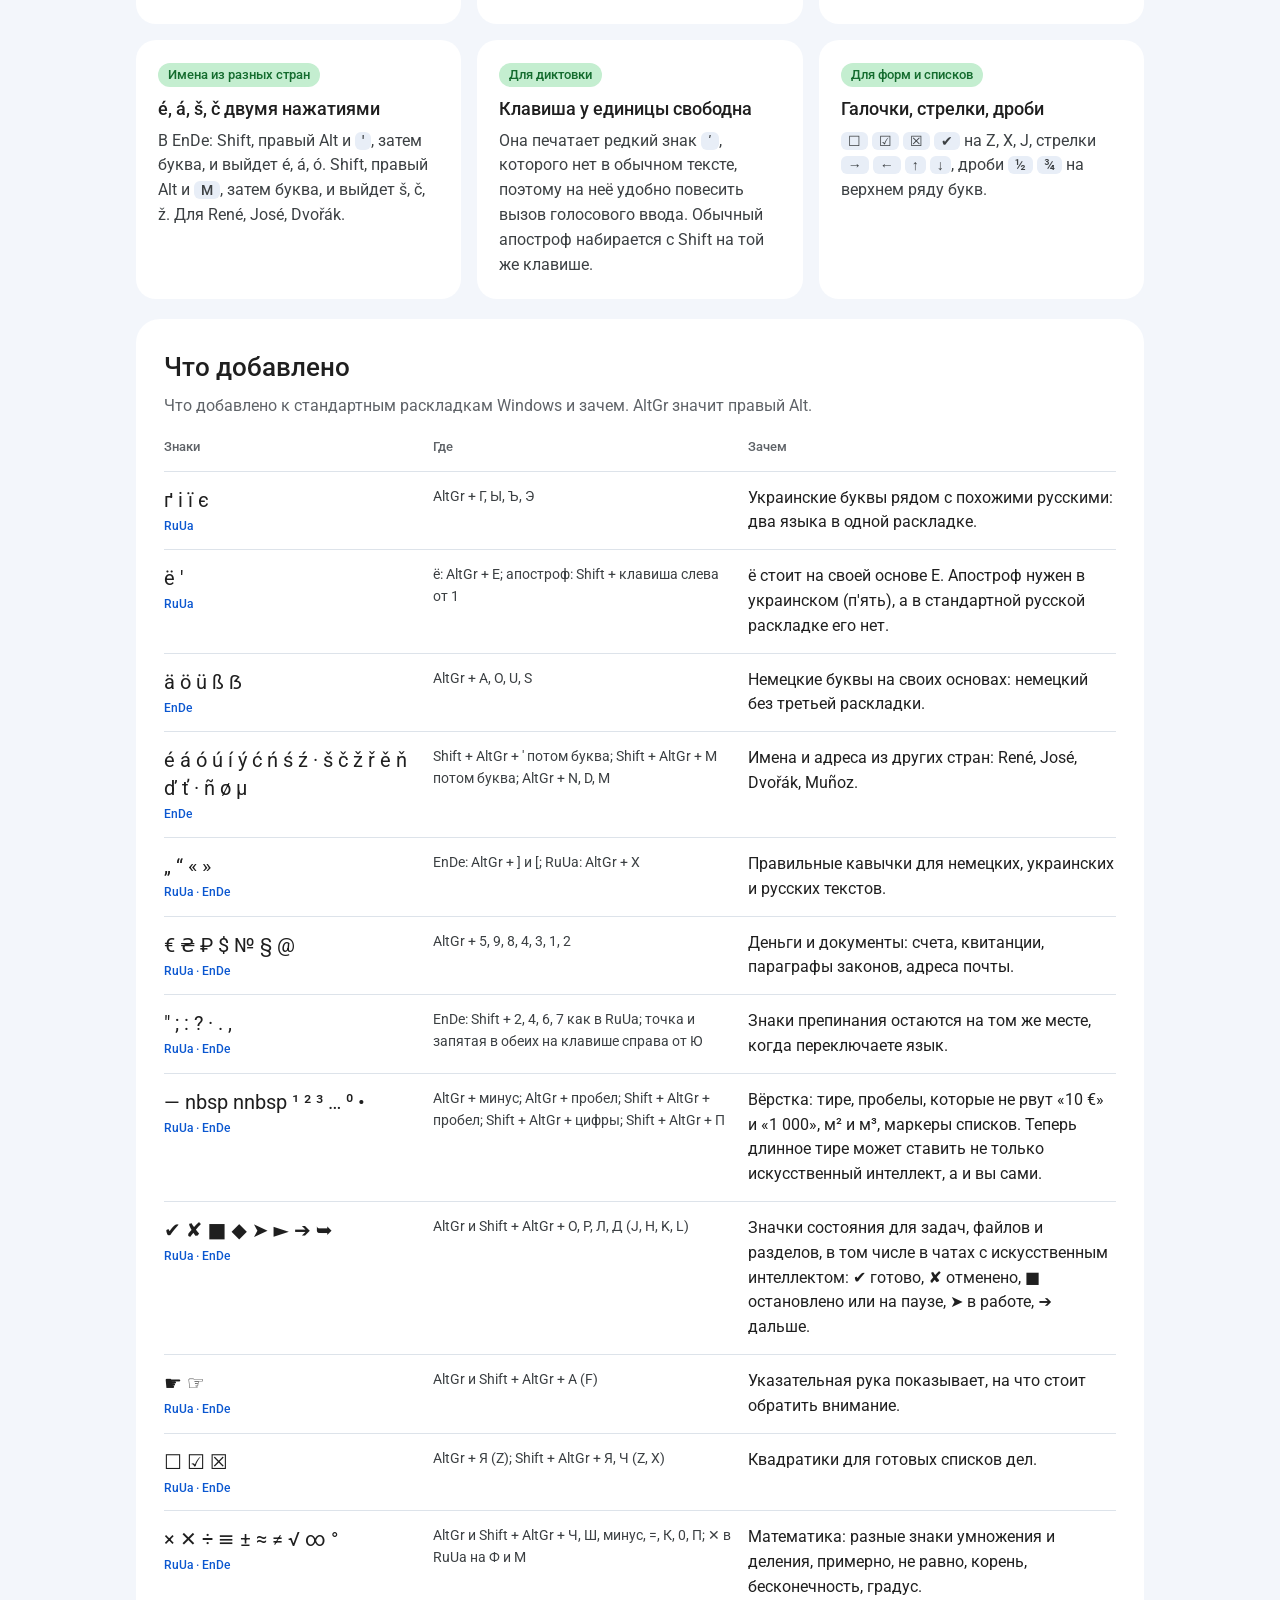
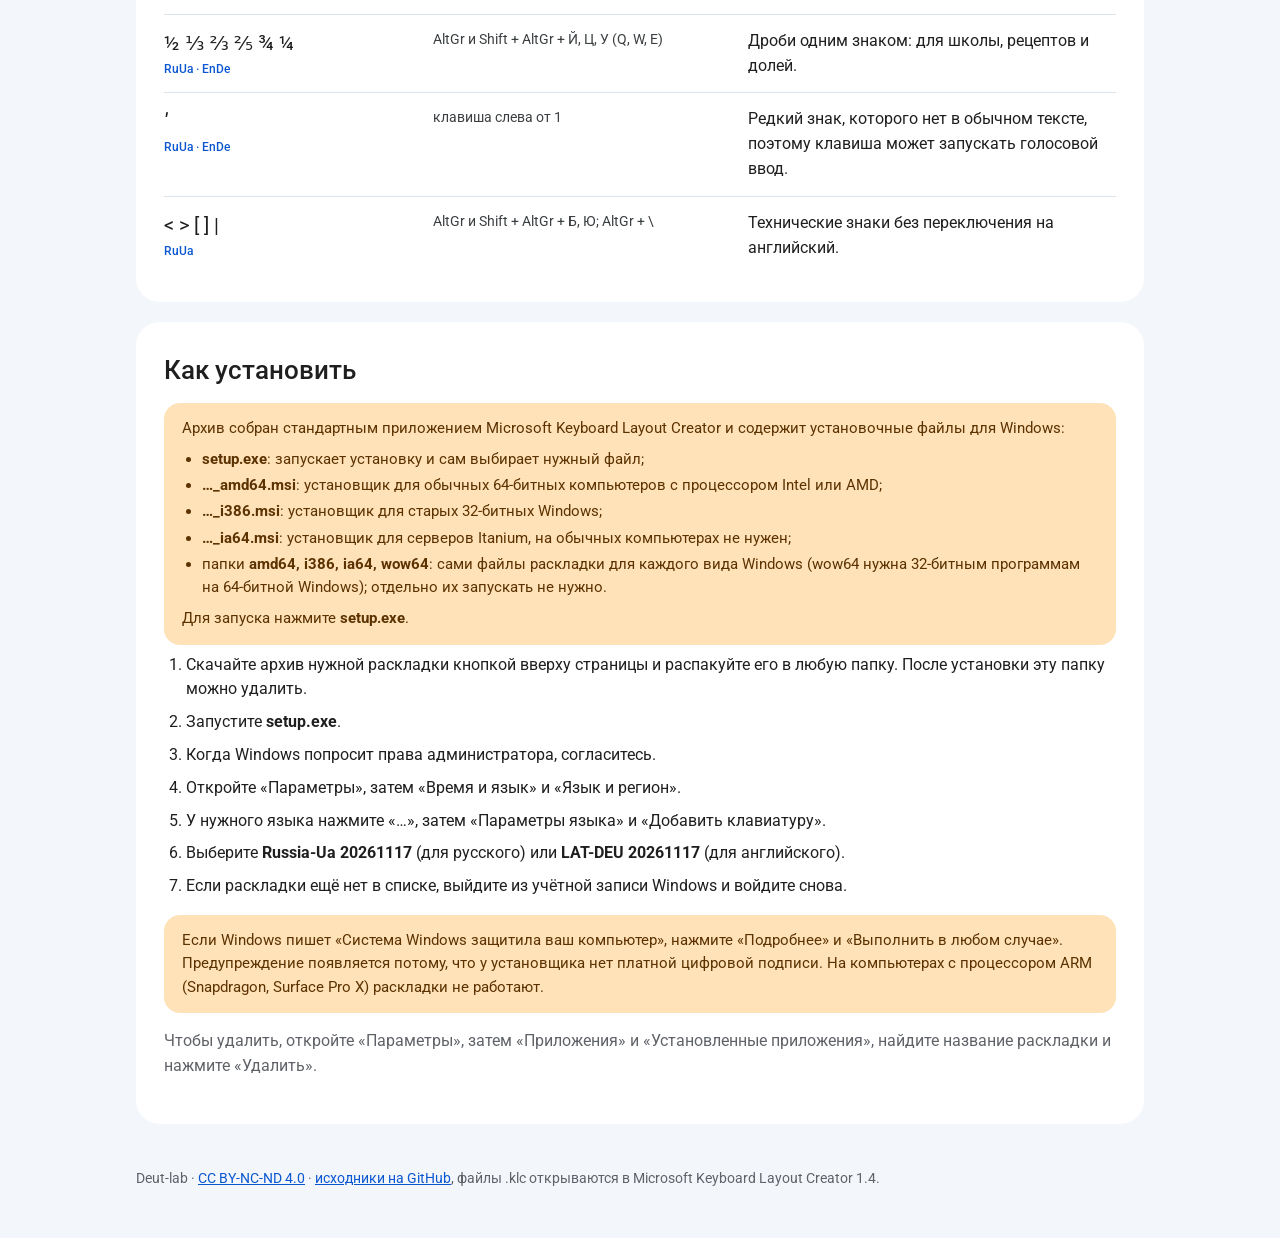
<file: docs/ru/index.html>
<!doctype html>
<html lang="ru">
<head>
<meta charset="utf-8">
<meta name="viewport" content="width=device-width, initial-scale=1">
<title>Раскладки RuUa и EnDe</title>
<meta name="description" content="Две бесплатные раскладки клавиатуры для Windows: русская с украинскими буквами и английская с немецкими.">
<link rel="alternate" hreflang="en" href="https://deut-lab.github.io/keyboard-layouts/"><link rel="alternate" hreflang="de" href="https://deut-lab.github.io/keyboard-layouts/de/"><link rel="alternate" hreflang="uk" href="https://deut-lab.github.io/keyboard-layouts/uk/"><link rel="alternate" hreflang="ru" href="https://deut-lab.github.io/keyboard-layouts/ru/">
<link rel="preconnect" href="https://fonts.googleapis.com">
<link rel="stylesheet" href="https://fonts.googleapis.com/css2?family=Roboto:wght@400;500;700&display=swap">
<style>:root { --bg:#F3F6FB; --card:#FFFFFF; --ink:#1F1F1F; --muted:#5F6368; --primary:#0B57D0; --primary-soft:#D3E3FD; --ok:#146C2E; --ok-soft:#C4EED0; --warn:#5C3200; --warn-soft:#FFE2B8; --dead:#B45309; --line:#DDE3EA; }
* { box-sizing: border-box; }
body { margin: 0; background: var(--bg); color: var(--ink); font: 16px/1.55 Roboto, "Segoe UI", system-ui, sans-serif; }
.wrap { max-width: 1040px; margin: 0 auto; padding: 0 16px; }
nav.top { background: var(--card); border-bottom: 1px solid var(--line); position: sticky; top: 0; z-index: 2; }
nav.top .wrap { display: flex; align-items: center; justify-content: space-between; gap: 12px; min-height: 56px; flex-wrap: wrap; }
.brand { font-weight: 500; font-size: 17px; }
.langs { display: flex; gap: 4px; flex-wrap: wrap; }
.langs a { color: var(--ink); text-decoration: none; padding: 6px 12px; border-radius: 999px; font-size: 14px; font-weight: 500; }
.langs a:hover { background: #E8EEF7; }
.langs a[aria-current="page"] { background: var(--primary-soft); color: #041E49; }
header { padding: 40px 0 24px; }
h1 { font-size: clamp(30px, 5vw, 44px); line-height: 1.15; margin: 0 0 12px; font-weight: 500; letter-spacing: -0.5px; }
.lead { font-size: 19px; color: var(--muted); max-width: 700px; margin: 0 0 24px; }
.btns { display: flex; flex-wrap: wrap; gap: 12px; }
.btn { display: inline-flex; align-items: center; padding: 12px 22px; border-radius: 999px; font-weight: 500; text-decoration: none; }
.btn.primary { background: var(--primary); color: #fff; }
.btn.tonal { background: var(--primary-soft); color: #041E49; }
.btn:hover { filter: brightness(1.06); }
.note { font-size: 14px; color: var(--muted); margin-top: 12px; }
.card { background: var(--card); border-radius: 24px; padding: 28px; margin: 20px 0; }
h2 { font-size: 26px; font-weight: 500; margin: 0 0 6px; }
.why-title { margin: 32px 0 16px; }
h3 { font-size: 18px; font-weight: 500; margin: 0 0 4px; }
.sub { color: var(--muted); margin: 0 0 18px; }
.kbd-img { width: 100%; overflow-x: auto; }
.kbd-img img { display: block; width: 100%; min-width: 640px; height: auto; }
.legend { display: flex; flex-wrap: wrap; gap: 8px 20px; font-size: 14px; color: var(--muted); margin-top: 14px; }
.legend b { font-weight: 500; }
.c-alt { color: var(--primary); } .c-dead { color: var(--dead); }
.why { display: grid; grid-template-columns: repeat(auto-fit, minmax(290px, 1fr)); gap: 16px; }
.why .item { background: var(--card); border-radius: 20px; padding: 22px; }
.why .item p { margin: 6px 0 0; color: #3C4043; }
.tag { display: inline-block; font-size: 13px; font-weight: 500; padding: 2px 10px; border-radius: 999px; background: var(--ok-soft); color: var(--ok); margin-bottom: 8px; }
kbd { font: 500 14px Roboto, sans-serif; background: #E8EEF7; border-radius: 6px; padding: 1px 7px; white-space: nowrap; }
ol.steps { padding-left: 22px; margin: 8px 0 0; }
ol.steps li { margin: 8px 0; }
.warn { background: var(--warn-soft); color: var(--warn); border-radius: 16px; padding: 14px 18px; margin-top: 16px; font-size: 15px; }
footer { color: var(--muted); font-size: 14px; padding: 24px 0 48px; }
footer a, .card a:not(.btn), .note a { color: var(--primary); }
.tabs { display: flex; gap: 8px; margin-bottom: 16px; flex-wrap: wrap; }
.tabs button { font: 500 15px Roboto, sans-serif; border: 1px solid var(--line); background: #fff; color: var(--ink); border-radius: 999px; padding: 8px 18px; cursor: pointer; }
.tabs button[aria-selected="true"] { background: var(--primary-soft); border-color: var(--primary-soft); color: #041E49; }
.panel[hidden] { display: none; }
@media (max-width: 600px) { .card { padding: 20px; border-radius: 20px; } header { padding-top: 28px; } }
.added .row { display: grid; grid-template-columns: 1.1fr 1.3fr 1.6fr; gap: 16px; padding: 14px 0; border-top: 1px solid var(--line); }
.added .row.head { border-top: 0; padding-top: 0; font-size: 13px; font-weight: 500; color: var(--muted); }
.added .chars { font-size: 20px; line-height: 1.4; word-break: break-word; }
.added .lay { display: block; font-size: 12px; font-weight: 500; color: var(--primary); margin-top: 4px; }
.added .where { font-size: 14px; color: #3C4043; }
.added .lbl { display: none; }
@media (max-width: 700px) { .added .row { grid-template-columns: 1fr; gap: 6px; } .added .row.head { display: none; } .added .lbl { display: block; font-size: 12px; font-weight: 500; color: var(--muted); } }
.warn.pkg { margin: 12px 0 8px; }
.warn.pkg ul { margin: 8px 0; padding-left: 20px; }
.warn.pkg li { margin: 3px 0; }
</style>
</head>
<body>
<nav class="top"><div class="wrap"><span class="brand">RuUa · EnDe</span><span class="langs"><a href="../" hreflang="en" lang="en">English</a><a href="../de/" hreflang="de" lang="de">Deutsch</a><a href="../uk/" hreflang="uk" lang="uk">Українська</a><a href="../ru/" hreflang="ru" lang="ru" aria-current="page">Русский</a></span></div></nav>
<div class="wrap">
<header>
  <h1>Две раскладки, четыре языка</h1>
  <p class="lead">Русская раскладка с украинскими буквами и английская с немецкими. Буквы на привычных местах, а всё дополнительное набирается с правым Alt. Для Windows, бесплатно.</p>
  <div class="btns">
<a class="btn primary" href="https://github.com/deut-lab/keyboard-layouts/releases/latest/download/RuUa2611.zip">Скачать RuUa: русский и украинский</a><a class="btn tonal" href="https://github.com/deut-lab/keyboard-layouts/releases/latest/download/EnDe2611.zip">Скачать EnDe: английский и немецкий</a>
  </div>
  <p class="note">Версия 2611 от 17.11.2026 · Windows 10 и 11 · <a href="#install">как установить</a></p>
</header>
<section class="card">
  <h2>Как выглядят</h2>
  <p class="sub">На каждой клавише до четырёх знаков: внизу слева знак самой клавиши, вверху слева знак с Shift, справа синим знаки с правым Alt (верхний набирается ещё и с Shift).</p>
  <div class="tabs" role="tablist">
<button role="tab" aria-selected="true" aria-controls="p-ruua" id="t-ruua">RuUa</button><button role="tab" aria-selected="false" aria-controls="p-ende" id="t-ende">EnDe</button>
  </div>
<div class="panel" id="p-ruua" role="tabpanel" aria-labelledby="t-ruua"><div class="kbd-img"><img src="../img/RuUa2611.svg" alt="Раскладка RuUa2611: русские буквы ЙЦУКЕН; с правым Alt украинские ґ, і, ї, є, буква ё, валюты, стрелки и знаки"></div></div><div class="panel" id="p-ende" role="tabpanel" aria-labelledby="t-ende" hidden><div class="kbd-img"><img src="../img/EnDe2611.svg" alt="Раскладка EnDe2611: буквы QWERTY; с правым Alt немецкие ä, ö, ü, ß, кавычки „“ и клавиши ударения ´ и ˇ"></div></div>
  <div class="legend"><span><b>Чёрным</b> набирается без Alt</span><span class="c-alt"><b>Синим</b> набирается с правым Alt</span><span class="c-dead"><b>Оранжевым</b>: сначала этот знак, потом буква, и из e выйдет é</span><span>«nbsp» значит неразрывный пробел, «nnbsp» узкий</span></div>
</section>
<section><h2 class="why-title">Почему так</h2><div class="why"><div class="item"><span class="tag">Ничего не переучивать</span><h3>Буквы на своих местах</h3><p>ЙЦУКЕН и QWERTY остались как были. Всё новое добавлено только на правый Alt, поэтому руки печатают по-старому с первой минуты.</p></div><div class="item"><span class="tag">Без третьей раскладки</span><h3>Украинские буквы рядом с похожими</h3><p><kbd>ґ</kbd> на Г, <kbd>і</kbd> на Ы, <kbd>ї</kbd> на Ъ, <kbd>є</kbd> на Э, все с правым Alt. Русский и украинский в одной раскладке, переключаться между ними не нужно.</p></div><div class="item"><span class="tag">Немецкий без переключения</span><h3>Умлауты на своих буквах</h3><p><kbd>ä</kbd> на A, <kbd>ö</kbd> на O, <kbd>ü</kbd> на U, <kbd>ß</kbd> на S. Немецкие кавычки <kbd>„“</kbd> стоят на правом Alt рядом со скобками, а «ёлочки» на соседней клавише.</p></div><div class="item"><span class="tag">Одинаково в обеих</span><h3>Знаки не прыгают при смене языка</h3><p>Точка и запятая стоят на одной клавише справа от Ю в обеих раскладках. Знаки над цифрами тоже совпадают. Переключили язык, а пальцы ищут то же место.</p></div><div class="item"><span class="tag">Деньги и документы</span><h3>€, ₴, №, § на цифрах</h3><p>С правым Alt: <kbd>€</kbd> на 5, <kbd>₴</kbd> на 9, <kbd>№</kbd> на 3, <kbd>§</kbd> на 1, <kbd>@</kbd> на 2. С Shift и правым Alt набираются степени: м², м³.</p></div><div class="item"><span class="tag">Красивый текст</span><h3>Пробелы, которые не рвут строку</h3><p>Правый Alt и пробел дают неразрывный пробел, поэтому «10 €» не разъедется по строкам. С Shift получится узкий: «1 000», «z. B.».</p></div><div class="item"><span class="tag">Имена из разных стран</span><h3>é, á, š, č двумя нажатиями</h3><p>В EnDe: Shift, правый Alt и <kbd>'</kbd>, затем буква, и выйдет é, á, ó. Shift, правый Alt и <kbd>M</kbd>, затем буква, и выйдет š, č, ž. Для René, José, Dvořák.</p></div><div class="item"><span class="tag">Для диктовки</span><h3>Клавиша у единицы свободна</h3><p>Она печатает редкий знак <kbd>ʹ</kbd>, которого нет в обычном тексте, поэтому на неё удобно повесить вызов голосового ввода. Обычный апостроф набирается с Shift на той же клавише.</p></div><div class="item"><span class="tag">Для форм и списков</span><h3>Галочки, стрелки, дроби</h3><p><kbd>☐</kbd> <kbd>☑</kbd> <kbd>☒</kbd> <kbd>✔</kbd> на Z, X, J, стрелки <kbd>→</kbd> <kbd>←</kbd> <kbd>↑</kbd> <kbd>↓</kbd>, дроби <kbd>½</kbd> <kbd>¾</kbd> на верхнем ряду букв.</p></div></div></section>
<section class="card" id="added"><h2>Что добавлено</h2><p class="sub">Что добавлено к стандартным раскладкам Windows и зачем. AltGr значит правый Alt.</p><div class="added"><div class="row head"><div>Знаки</div><div>Где</div><div>Зачем</div></div><div class="row"><div class="chars">ґ і ї є<span class="lay">RuUa</span></div><div class="where"><span class="lbl">Где</span>AltGr + Г, Ы, Ъ, Э</div><div class="whyc"><span class="lbl">Зачем</span>Украинские буквы рядом с похожими русскими: два языка в одной раскладке.</div></div><div class="row"><div class="chars">ё  &#x27;<span class="lay">RuUa</span></div><div class="where"><span class="lbl">Где</span>ё: AltGr + Е; апостроф: Shift + клавиша слева от 1</div><div class="whyc"><span class="lbl">Зачем</span>ё стоит на своей основе Е. Апостроф нужен в украинском (п&#x27;ять), а в стандартной русской раскладке его нет.</div></div><div class="row"><div class="chars">ä ö ü ß ẞ<span class="lay">EnDe</span></div><div class="where"><span class="lbl">Где</span>AltGr + A, O, U, S</div><div class="whyc"><span class="lbl">Зачем</span>Немецкие буквы на своих основах: немецкий без третьей раскладки.</div></div><div class="row"><div class="chars">é á ó ú í ý ć ń ś ź · š č ž ř ě ň ď ť · ñ ø µ<span class="lay">EnDe</span></div><div class="where"><span class="lbl">Где</span>Shift + AltGr + &#x27; потом буква; Shift + AltGr + M потом буква; AltGr + N, D, M</div><div class="whyc"><span class="lbl">Зачем</span>Имена и адреса из других стран: René, José, Dvořák, Muñoz.</div></div><div class="row"><div class="chars">„ “ « »<span class="lay">RuUa · EnDe</span></div><div class="where"><span class="lbl">Где</span>EnDe: AltGr + ] и [; RuUa: AltGr + Х</div><div class="whyc"><span class="lbl">Зачем</span>Правильные кавычки для немецких, украинских и русских текстов.</div></div><div class="row"><div class="chars">€ ₴ ₽ $ № § @<span class="lay">RuUa · EnDe</span></div><div class="where"><span class="lbl">Где</span>AltGr + 5, 9, 8, 4, 3, 1, 2</div><div class="whyc"><span class="lbl">Зачем</span>Деньги и документы: счета, квитанции, параграфы законов, адреса почты.</div></div><div class="row"><div class="chars">&quot; ; : ?  ·  . ,<span class="lay">RuUa · EnDe</span></div><div class="where"><span class="lbl">Где</span>EnDe: Shift + 2, 4, 6, 7 как в RuUa; точка и запятая в обеих на клавише справа от Ю</div><div class="whyc"><span class="lbl">Зачем</span>Знаки препинания остаются на том же месте, когда переключаете язык.</div></div><div class="row"><div class="chars">—  nbsp  nnbsp  ¹ ² ³ … ⁰  •<span class="lay">RuUa · EnDe</span></div><div class="where"><span class="lbl">Где</span>AltGr + минус; AltGr + пробел; Shift + AltGr + пробел; Shift + AltGr + цифры; Shift + AltGr + П</div><div class="whyc"><span class="lbl">Зачем</span>Вёрстка: тире, пробелы, которые не рвут «10 €» и «1 000», м² и м³, маркеры списков. Теперь длинное тире может ставить не только искусственный интеллект, а и вы сами.</div></div><div class="row"><div class="chars">✔ ✘ ■ ◆ ➤ ► ➔ ➥<span class="lay">RuUa · EnDe</span></div><div class="where"><span class="lbl">Где</span>AltGr и Shift + AltGr + О, Р, Л, Д (J, H, K, L)</div><div class="whyc"><span class="lbl">Зачем</span>Значки состояния для задач, файлов и разделов, в том числе в чатах с искусственным интеллектом: ✔ готово, ✘ отменено, ■ остановлено или на паузе, ➤ в работе, ➔ дальше.</div></div><div class="row"><div class="chars">☛ ☞<span class="lay">RuUa · EnDe</span></div><div class="where"><span class="lbl">Где</span>AltGr и Shift + AltGr + А (F)</div><div class="whyc"><span class="lbl">Зачем</span>Указательная рука показывает, на что стоит обратить внимание.</div></div><div class="row"><div class="chars">☐ ☑ ☒<span class="lay">RuUa · EnDe</span></div><div class="where"><span class="lbl">Где</span>AltGr + Я (Z); Shift + AltGr + Я, Ч (Z, X)</div><div class="whyc"><span class="lbl">Зачем</span>Квадратики для готовых списков дел.</div></div><div class="row"><div class="chars">× ✕ ÷ ≡ ± ≈ ≠ √ ∞ °<span class="lay">RuUa · EnDe</span></div><div class="where"><span class="lbl">Где</span>AltGr и Shift + AltGr + Ч, Ш, минус, =, К, 0, П; ✕ в RuUa на Ф и М</div><div class="whyc"><span class="lbl">Зачем</span>Математика: разные знаки умножения и деления, примерно, не равно, корень, бесконечность, градус.</div></div><div class="row"><div class="chars">½ ⅓ ⅔ ⅖ ¾ ¼<span class="lay">RuUa · EnDe</span></div><div class="where"><span class="lbl">Где</span>AltGr и Shift + AltGr + Й, Ц, У (Q, W, E)</div><div class="whyc"><span class="lbl">Зачем</span>Дроби одним знаком: для школы, рецептов и долей.</div></div><div class="row"><div class="chars">ʹ<span class="lay">RuUa · EnDe</span></div><div class="where"><span class="lbl">Где</span>клавиша слева от 1</div><div class="whyc"><span class="lbl">Зачем</span>Редкий знак, которого нет в обычном тексте, поэтому клавиша может запускать голосовой ввод.</div></div><div class="row"><div class="chars">&lt; &gt; [ ] |<span class="lay">RuUa</span></div><div class="where"><span class="lbl">Где</span>AltGr и Shift + AltGr + Б, Ю; AltGr + \</div><div class="whyc"><span class="lbl">Зачем</span>Технические знаки без переключения на английский.</div></div></div></section>
<section class="card" id="install">
  <h2>Как установить</h2>
  <div class="warn pkg">Архив собран стандартным приложением Microsoft Keyboard Layout Creator и содержит установочные файлы для Windows:<ul><li><b>setup.exe</b>: запускает установку и сам выбирает нужный файл;</li><li><b>…_amd64.msi</b>: установщик для обычных 64-битных компьютеров с процессором Intel или AMD;</li><li><b>…_i386.msi</b>: установщик для старых 32-битных Windows;</li><li><b>…_ia64.msi</b>: установщик для серверов Itanium, на обычных компьютерах не нужен;</li><li>папки <b>amd64, i386, ia64, wow64</b>: сами файлы раскладки для каждого вида Windows (wow64 нужна 32-битным программам на 64-битной Windows); отдельно их запускать не нужно.</li></ul>Для запуска нажмите <b>setup.exe</b>.</div>
  <ol class="steps"><li>Скачайте архив нужной раскладки кнопкой вверху страницы и распакуйте его в любую папку. После установки эту папку можно удалить.</li><li>Запустите <b>setup.exe</b>.</li><li>Когда Windows попросит права администратора, согласитесь.</li><li>Откройте «Параметры», затем «Время и язык» и «Язык и регион».</li><li>У нужного языка нажмите «…», затем «Параметры языка» и «Добавить клавиатуру».</li><li>Выберите <b>Russia-Ua 20261117</b> (для русского) или <b>LAT-DEU 20261117</b> (для английского).</li><li>Если раскладки ещё нет в списке, выйдите из учётной записи Windows и войдите снова.</li></ol>
  <div class="warn">Если Windows пишет «Система Windows защитила ваш компьютер», нажмите «Подробнее» и «Выполнить в любом случае». Предупреждение появляется потому, что у установщика нет платной цифровой подписи. На компьютерах с процессором ARM (Snapdragon, Surface Pro X) раскладки не работают.</div>
  <p class="sub" style="margin-top:16px">Чтобы удалить, откройте «Параметры», затем «Приложения» и «Установленные приложения», найдите название раскладки и нажмите «Удалить».</p>
</section>
<footer>Deut-lab · <a href="https://creativecommons.org/licenses/by-nc-nd/4.0/">CC BY-NC-ND 4.0</a> · <a href="https://github.com/deut-lab/keyboard-layouts">исходники на GitHub</a>, файлы .klc открываются в Microsoft Keyboard Layout Creator 1.4.</footer>
</div>
<script>
  const tabs = document.querySelectorAll('[role="tab"]');
  tabs.forEach(t => t.addEventListener('click', () => {
    tabs.forEach(o => { o.setAttribute('aria-selected', o === t); document.getElementById(o.getAttribute('aria-controls')).hidden = o !== t; });
  }));
</script>
</body>
</html>
</file>
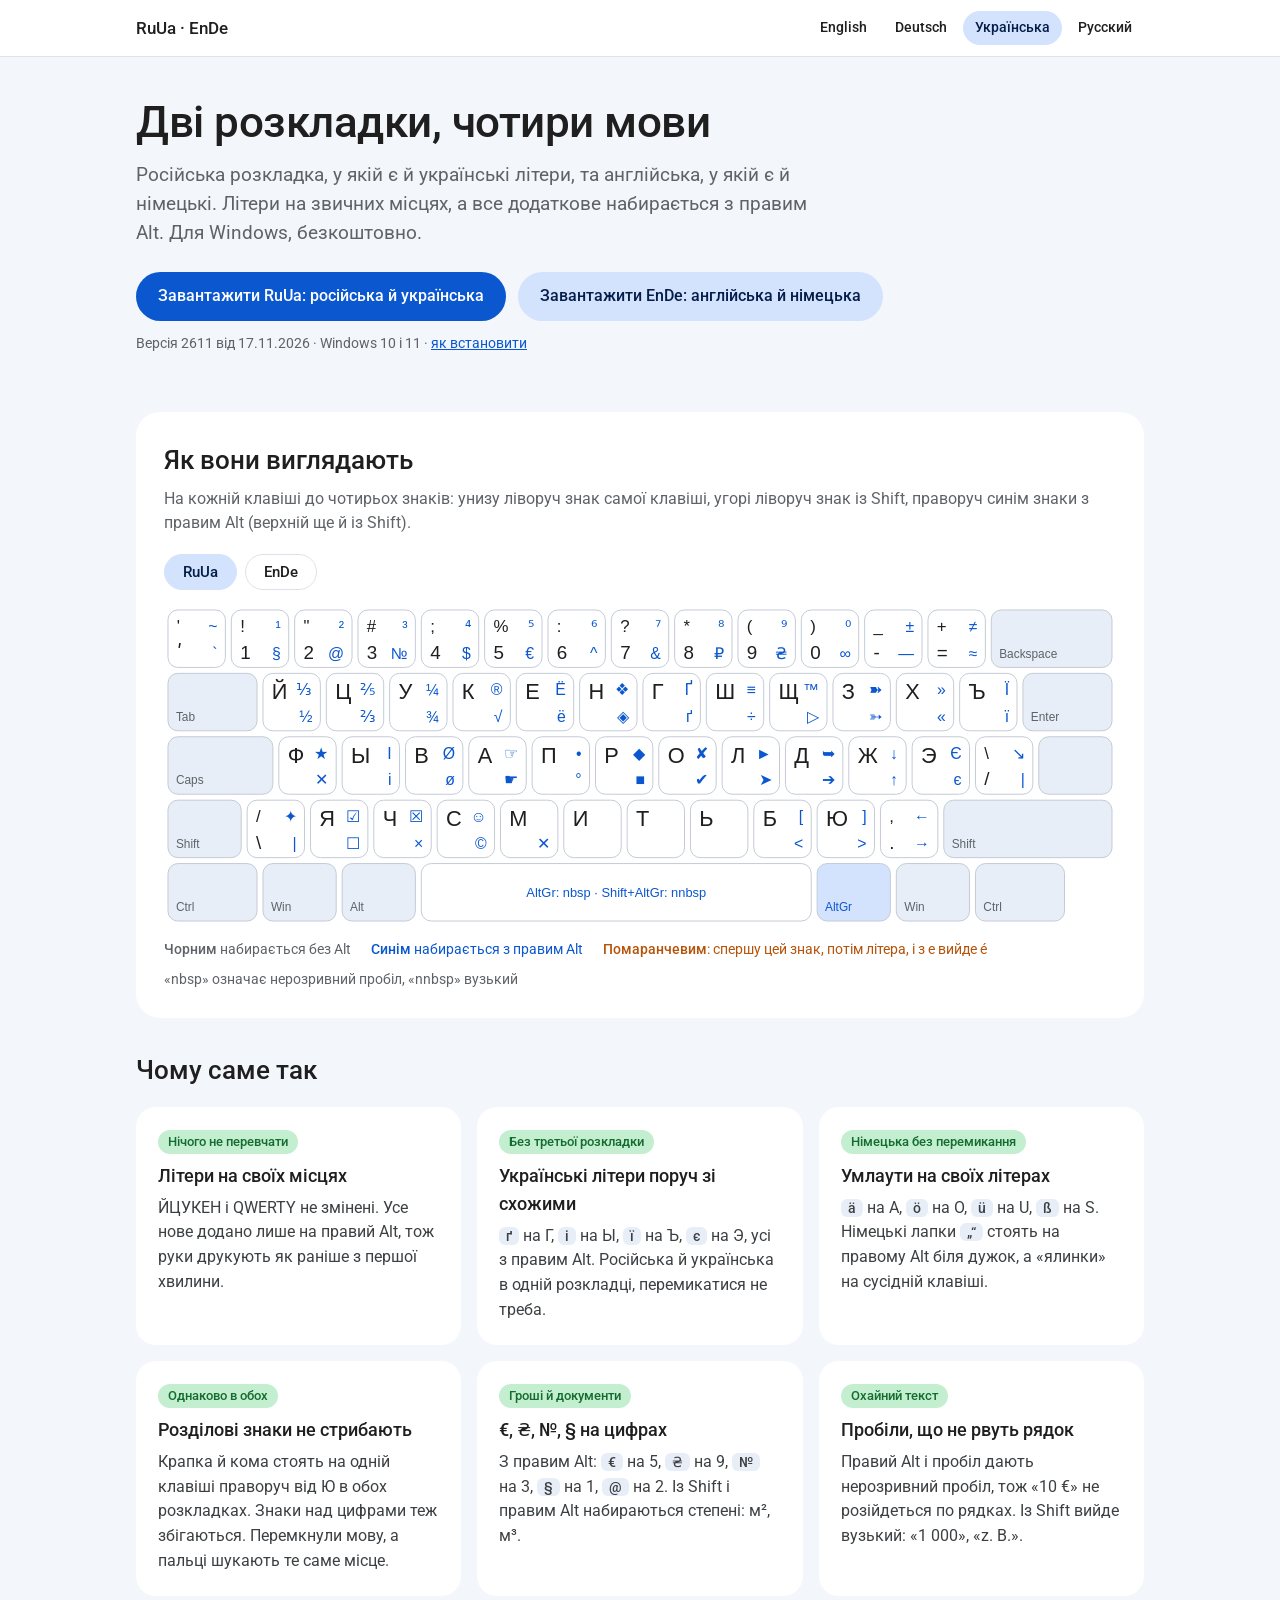
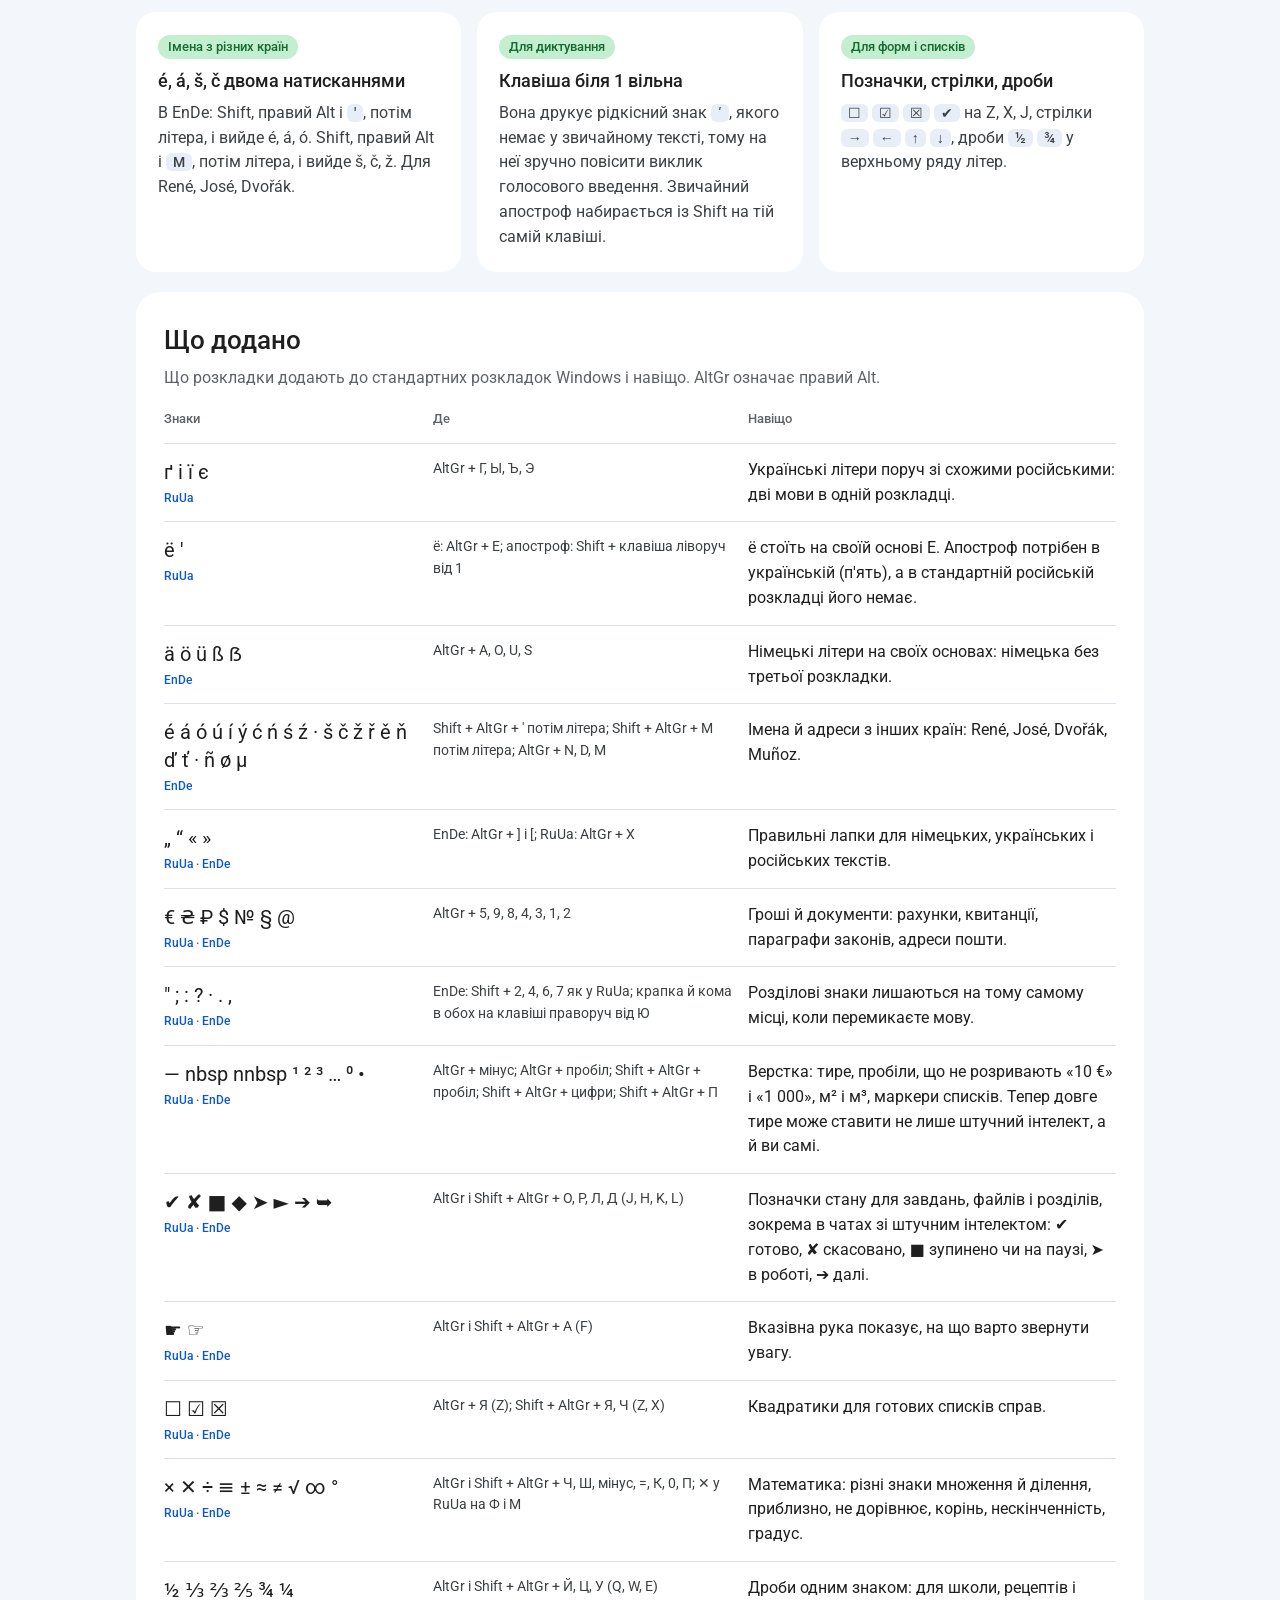
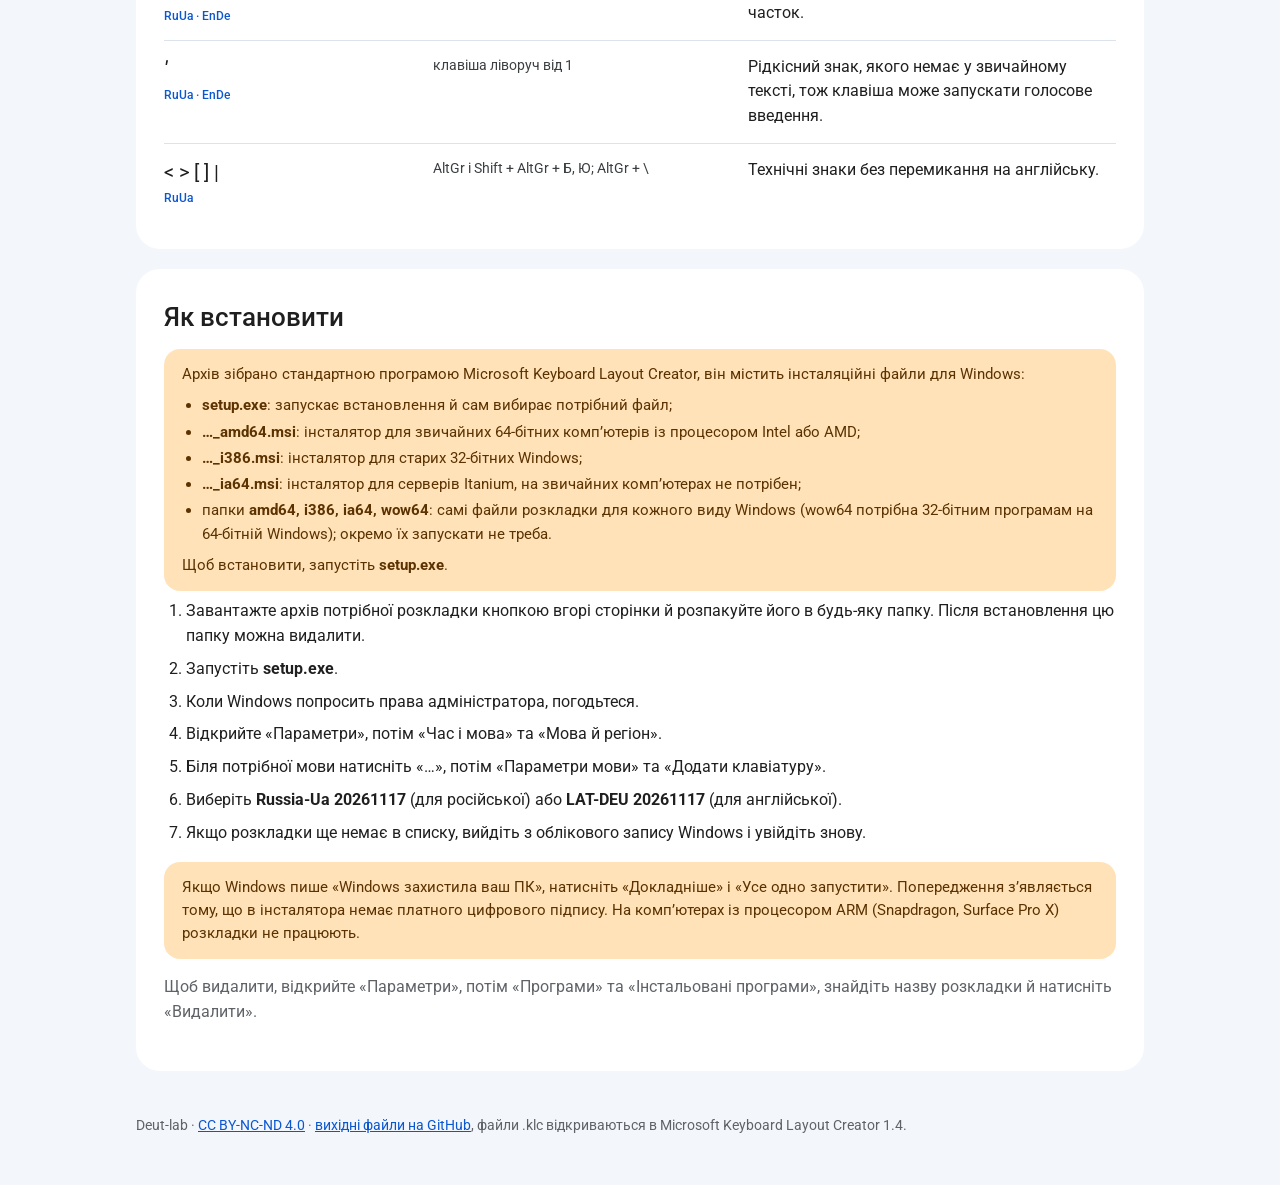
<file: docs/uk/index.html>
<!doctype html>
<html lang="uk">
<head>
<meta charset="utf-8">
<meta name="viewport" content="width=device-width, initial-scale=1">
<title>Розкладки RuUa та EnDe</title>
<meta name="description" content="Дві безкоштовні розкладки клавіатури для Windows: російська з українськими літерами та англійська з німецькими.">
<link rel="alternate" hreflang="en" href="https://deut-lab.github.io/keyboard-layouts/"><link rel="alternate" hreflang="de" href="https://deut-lab.github.io/keyboard-layouts/de/"><link rel="alternate" hreflang="uk" href="https://deut-lab.github.io/keyboard-layouts/uk/"><link rel="alternate" hreflang="ru" href="https://deut-lab.github.io/keyboard-layouts/ru/">
<link rel="preconnect" href="https://fonts.googleapis.com">
<link rel="stylesheet" href="https://fonts.googleapis.com/css2?family=Roboto:wght@400;500;700&display=swap">
<style>:root { --bg:#F3F6FB; --card:#FFFFFF; --ink:#1F1F1F; --muted:#5F6368; --primary:#0B57D0; --primary-soft:#D3E3FD; --ok:#146C2E; --ok-soft:#C4EED0; --warn:#5C3200; --warn-soft:#FFE2B8; --dead:#B45309; --line:#DDE3EA; }
* { box-sizing: border-box; }
body { margin: 0; background: var(--bg); color: var(--ink); font: 16px/1.55 Roboto, "Segoe UI", system-ui, sans-serif; }
.wrap { max-width: 1040px; margin: 0 auto; padding: 0 16px; }
nav.top { background: var(--card); border-bottom: 1px solid var(--line); position: sticky; top: 0; z-index: 2; }
nav.top .wrap { display: flex; align-items: center; justify-content: space-between; gap: 12px; min-height: 56px; flex-wrap: wrap; }
.brand { font-weight: 500; font-size: 17px; }
.langs { display: flex; gap: 4px; flex-wrap: wrap; }
.langs a { color: var(--ink); text-decoration: none; padding: 6px 12px; border-radius: 999px; font-size: 14px; font-weight: 500; }
.langs a:hover { background: #E8EEF7; }
.langs a[aria-current="page"] { background: var(--primary-soft); color: #041E49; }
header { padding: 40px 0 24px; }
h1 { font-size: clamp(30px, 5vw, 44px); line-height: 1.15; margin: 0 0 12px; font-weight: 500; letter-spacing: -0.5px; }
.lead { font-size: 19px; color: var(--muted); max-width: 700px; margin: 0 0 24px; }
.btns { display: flex; flex-wrap: wrap; gap: 12px; }
.btn { display: inline-flex; align-items: center; padding: 12px 22px; border-radius: 999px; font-weight: 500; text-decoration: none; }
.btn.primary { background: var(--primary); color: #fff; }
.btn.tonal { background: var(--primary-soft); color: #041E49; }
.btn:hover { filter: brightness(1.06); }
.note { font-size: 14px; color: var(--muted); margin-top: 12px; }
.card { background: var(--card); border-radius: 24px; padding: 28px; margin: 20px 0; }
h2 { font-size: 26px; font-weight: 500; margin: 0 0 6px; }
.why-title { margin: 32px 0 16px; }
h3 { font-size: 18px; font-weight: 500; margin: 0 0 4px; }
.sub { color: var(--muted); margin: 0 0 18px; }
.kbd-img { width: 100%; overflow-x: auto; }
.kbd-img img { display: block; width: 100%; min-width: 640px; height: auto; }
.legend { display: flex; flex-wrap: wrap; gap: 8px 20px; font-size: 14px; color: var(--muted); margin-top: 14px; }
.legend b { font-weight: 500; }
.c-alt { color: var(--primary); } .c-dead { color: var(--dead); }
.why { display: grid; grid-template-columns: repeat(auto-fit, minmax(290px, 1fr)); gap: 16px; }
.why .item { background: var(--card); border-radius: 20px; padding: 22px; }
.why .item p { margin: 6px 0 0; color: #3C4043; }
.tag { display: inline-block; font-size: 13px; font-weight: 500; padding: 2px 10px; border-radius: 999px; background: var(--ok-soft); color: var(--ok); margin-bottom: 8px; }
kbd { font: 500 14px Roboto, sans-serif; background: #E8EEF7; border-radius: 6px; padding: 1px 7px; white-space: nowrap; }
ol.steps { padding-left: 22px; margin: 8px 0 0; }
ol.steps li { margin: 8px 0; }
.warn { background: var(--warn-soft); color: var(--warn); border-radius: 16px; padding: 14px 18px; margin-top: 16px; font-size: 15px; }
footer { color: var(--muted); font-size: 14px; padding: 24px 0 48px; }
footer a, .card a:not(.btn), .note a { color: var(--primary); }
.tabs { display: flex; gap: 8px; margin-bottom: 16px; flex-wrap: wrap; }
.tabs button { font: 500 15px Roboto, sans-serif; border: 1px solid var(--line); background: #fff; color: var(--ink); border-radius: 999px; padding: 8px 18px; cursor: pointer; }
.tabs button[aria-selected="true"] { background: var(--primary-soft); border-color: var(--primary-soft); color: #041E49; }
.panel[hidden] { display: none; }
@media (max-width: 600px) { .card { padding: 20px; border-radius: 20px; } header { padding-top: 28px; } }
.added .row { display: grid; grid-template-columns: 1.1fr 1.3fr 1.6fr; gap: 16px; padding: 14px 0; border-top: 1px solid var(--line); }
.added .row.head { border-top: 0; padding-top: 0; font-size: 13px; font-weight: 500; color: var(--muted); }
.added .chars { font-size: 20px; line-height: 1.4; word-break: break-word; }
.added .lay { display: block; font-size: 12px; font-weight: 500; color: var(--primary); margin-top: 4px; }
.added .where { font-size: 14px; color: #3C4043; }
.added .lbl { display: none; }
@media (max-width: 700px) { .added .row { grid-template-columns: 1fr; gap: 6px; } .added .row.head { display: none; } .added .lbl { display: block; font-size: 12px; font-weight: 500; color: var(--muted); } }
.warn.pkg { margin: 12px 0 8px; }
.warn.pkg ul { margin: 8px 0; padding-left: 20px; }
.warn.pkg li { margin: 3px 0; }
</style>
</head>
<body>
<nav class="top"><div class="wrap"><span class="brand">RuUa · EnDe</span><span class="langs"><a href="../" hreflang="en" lang="en">English</a><a href="../de/" hreflang="de" lang="de">Deutsch</a><a href="../uk/" hreflang="uk" lang="uk" aria-current="page">Українська</a><a href="../ru/" hreflang="ru" lang="ru">Русский</a></span></div></nav>
<div class="wrap">
<header>
  <h1>Дві розкладки, чотири мови</h1>
  <p class="lead">Російська розкладка, у якій є й українські літери, та англійська, у якій є й німецькі. Літери на звичних місцях, а все додаткове набирається з правим Alt. Для Windows, безкоштовно.</p>
  <div class="btns">
<a class="btn primary" href="https://github.com/deut-lab/keyboard-layouts/releases/latest/download/RuUa2611.zip">Завантажити RuUa: російська й українська</a><a class="btn tonal" href="https://github.com/deut-lab/keyboard-layouts/releases/latest/download/EnDe2611.zip">Завантажити EnDe: англійська й німецька</a>
  </div>
  <p class="note">Версія 2611 від 17.11.2026 · Windows 10 і 11 · <a href="#install">як встановити</a></p>
</header>
<section class="card">
  <h2>Як вони виглядають</h2>
  <p class="sub">На кожній клавіші до чотирьох знаків: унизу ліворуч знак самої клавіші, угорі ліворуч знак із Shift, праворуч синім знаки з правим Alt (верхній ще й із Shift).</p>
  <div class="tabs" role="tablist">
<button role="tab" aria-selected="true" aria-controls="p-ruua" id="t-ruua">RuUa</button><button role="tab" aria-selected="false" aria-controls="p-ende" id="t-ende">EnDe</button>
  </div>
<div class="panel" id="p-ruua" role="tabpanel" aria-labelledby="t-ruua"><div class="kbd-img"><img src="../img/RuUa2611.svg" alt="Розкладка RuUa2611: російські літери ЙЦУКЕН; з правим Alt українські ґ, і, ї, є, літера ё, знаки валют, стрілки й символи"></div></div><div class="panel" id="p-ende" role="tabpanel" aria-labelledby="t-ende" hidden><div class="kbd-img"><img src="../img/EnDe2611.svg" alt="Розкладка EnDe2611: літери QWERTY; з правим Alt німецькі ä, ö, ü, ß, лапки „“ і клавіші наголосу ´ та ˇ"></div></div>
  <div class="legend"><span><b>Чорним</b> набирається без Alt</span><span class="c-alt"><b>Синім</b> набирається з правим Alt</span><span class="c-dead"><b>Помаранчевим</b>: спершу цей знак, потім літера, і з e вийде é</span><span>«nbsp» означає нерозривний пробіл, «nnbsp» вузький</span></div>
</section>
<section><h2 class="why-title">Чому саме так</h2><div class="why"><div class="item"><span class="tag">Нічого не перевчати</span><h3>Літери на своїх місцях</h3><p>ЙЦУКЕН і QWERTY не змінені. Усе нове додано лише на правий Alt, тож руки друкують як раніше з першої хвилини.</p></div><div class="item"><span class="tag">Без третьої розкладки</span><h3>Українські літери поруч зі схожими</h3><p><kbd>ґ</kbd> на Г, <kbd>і</kbd> на Ы, <kbd>ї</kbd> на Ъ, <kbd>є</kbd> на Э, усі з правим Alt. Російська й українська в одній розкладці, перемикатися не треба.</p></div><div class="item"><span class="tag">Німецька без перемикання</span><h3>Умлаути на своїх літерах</h3><p><kbd>ä</kbd> на A, <kbd>ö</kbd> на O, <kbd>ü</kbd> на U, <kbd>ß</kbd> на S. Німецькі лапки <kbd>„“</kbd> стоять на правому Alt біля дужок, а «ялинки» на сусідній клавіші.</p></div><div class="item"><span class="tag">Однаково в обох</span><h3>Розділові знаки не стрибають</h3><p>Крапка й кома стоять на одній клавіші праворуч від Ю в обох розкладках. Знаки над цифрами теж збігаються. Перемкнули мову, а пальці шукають те саме місце.</p></div><div class="item"><span class="tag">Гроші й документи</span><h3>€, ₴, №, § на цифрах</h3><p>З правим Alt: <kbd>€</kbd> на 5, <kbd>₴</kbd> на 9, <kbd>№</kbd> на 3, <kbd>§</kbd> на 1, <kbd>@</kbd> на 2. Із Shift і правим Alt набираються степені: м², м³.</p></div><div class="item"><span class="tag">Охайний текст</span><h3>Пробіли, що не рвуть рядок</h3><p>Правий Alt і пробіл дають нерозривний пробіл, тож «10 €» не розійдеться по рядках. Із Shift вийде вузький: «1 000», «z. B.».</p></div><div class="item"><span class="tag">Імена з різних країн</span><h3>é, á, š, č двома натисканнями</h3><p>В EnDe: Shift, правий Alt і <kbd>'</kbd>, потім літера, і вийде é, á, ó. Shift, правий Alt і <kbd>M</kbd>, потім літера, і вийде š, č, ž. Для René, José, Dvořák.</p></div><div class="item"><span class="tag">Для диктування</span><h3>Клавіша біля 1 вільна</h3><p>Вона друкує рідкісний знак <kbd>ʹ</kbd>, якого немає у звичайному тексті, тому на неї зручно повісити виклик голосового введення. Звичайний апостроф набирається із Shift на тій самій клавіші.</p></div><div class="item"><span class="tag">Для форм і списків</span><h3>Позначки, стрілки, дроби</h3><p><kbd>☐</kbd> <kbd>☑</kbd> <kbd>☒</kbd> <kbd>✔</kbd> на Z, X, J, стрілки <kbd>→</kbd> <kbd>←</kbd> <kbd>↑</kbd> <kbd>↓</kbd>, дроби <kbd>½</kbd> <kbd>¾</kbd> у верхньому ряду літер.</p></div></div></section>
<section class="card" id="added"><h2>Що додано</h2><p class="sub">Що розкладки додають до стандартних розкладок Windows і навіщо. AltGr означає правий Alt.</p><div class="added"><div class="row head"><div>Знаки</div><div>Де</div><div>Навіщо</div></div><div class="row"><div class="chars">ґ і ї є<span class="lay">RuUa</span></div><div class="where"><span class="lbl">Де</span>AltGr + Г, Ы, Ъ, Э</div><div class="whyc"><span class="lbl">Навіщо</span>Українські літери поруч зі схожими російськими: дві мови в одній розкладці.</div></div><div class="row"><div class="chars">ё  &#x27;<span class="lay">RuUa</span></div><div class="where"><span class="lbl">Де</span>ё: AltGr + Е; апостроф: Shift + клавіша ліворуч від 1</div><div class="whyc"><span class="lbl">Навіщо</span>ё стоїть на своїй основі Е. Апостроф потрібен в українській (п&#x27;ять), а в стандартній російській розкладці його немає.</div></div><div class="row"><div class="chars">ä ö ü ß ẞ<span class="lay">EnDe</span></div><div class="where"><span class="lbl">Де</span>AltGr + A, O, U, S</div><div class="whyc"><span class="lbl">Навіщо</span>Німецькі літери на своїх основах: німецька без третьої розкладки.</div></div><div class="row"><div class="chars">é á ó ú í ý ć ń ś ź · š č ž ř ě ň ď ť · ñ ø µ<span class="lay">EnDe</span></div><div class="where"><span class="lbl">Де</span>Shift + AltGr + &#x27; потім літера; Shift + AltGr + M потім літера; AltGr + N, D, M</div><div class="whyc"><span class="lbl">Навіщо</span>Імена й адреси з інших країн: René, José, Dvořák, Muñoz.</div></div><div class="row"><div class="chars">„ “ « »<span class="lay">RuUa · EnDe</span></div><div class="where"><span class="lbl">Де</span>EnDe: AltGr + ] і [; RuUa: AltGr + Х</div><div class="whyc"><span class="lbl">Навіщо</span>Правильні лапки для німецьких, українських і російських текстів.</div></div><div class="row"><div class="chars">€ ₴ ₽ $ № § @<span class="lay">RuUa · EnDe</span></div><div class="where"><span class="lbl">Де</span>AltGr + 5, 9, 8, 4, 3, 1, 2</div><div class="whyc"><span class="lbl">Навіщо</span>Гроші й документи: рахунки, квитанції, параграфи законів, адреси пошти.</div></div><div class="row"><div class="chars">&quot; ; : ?  ·  . ,<span class="lay">RuUa · EnDe</span></div><div class="where"><span class="lbl">Де</span>EnDe: Shift + 2, 4, 6, 7 як у RuUa; крапка й кома в обох на клавіші праворуч від Ю</div><div class="whyc"><span class="lbl">Навіщо</span>Розділові знаки лишаються на тому самому місці, коли перемикаєте мову.</div></div><div class="row"><div class="chars">—  nbsp  nnbsp  ¹ ² ³ … ⁰  •<span class="lay">RuUa · EnDe</span></div><div class="where"><span class="lbl">Де</span>AltGr + мінус; AltGr + пробіл; Shift + AltGr + пробіл; Shift + AltGr + цифри; Shift + AltGr + П</div><div class="whyc"><span class="lbl">Навіщо</span>Верстка: тире, пробіли, що не розривають «10 €» і «1 000», м² і м³, маркери списків. Тепер довге тире може ставити не лише штучний інтелект, а й ви самі.</div></div><div class="row"><div class="chars">✔ ✘ ■ ◆ ➤ ► ➔ ➥<span class="lay">RuUa · EnDe</span></div><div class="where"><span class="lbl">Де</span>AltGr і Shift + AltGr + О, Р, Л, Д (J, H, K, L)</div><div class="whyc"><span class="lbl">Навіщо</span>Позначки стану для завдань, файлів і розділів, зокрема в чатах зі штучним інтелектом: ✔ готово, ✘ скасовано, ■ зупинено чи на паузі, ➤ в роботі, ➔ далі.</div></div><div class="row"><div class="chars">☛ ☞<span class="lay">RuUa · EnDe</span></div><div class="where"><span class="lbl">Де</span>AltGr і Shift + AltGr + А (F)</div><div class="whyc"><span class="lbl">Навіщо</span>Вказівна рука показує, на що варто звернути увагу.</div></div><div class="row"><div class="chars">☐ ☑ ☒<span class="lay">RuUa · EnDe</span></div><div class="where"><span class="lbl">Де</span>AltGr + Я (Z); Shift + AltGr + Я, Ч (Z, X)</div><div class="whyc"><span class="lbl">Навіщо</span>Квадратики для готових списків справ.</div></div><div class="row"><div class="chars">× ✕ ÷ ≡ ± ≈ ≠ √ ∞ °<span class="lay">RuUa · EnDe</span></div><div class="where"><span class="lbl">Де</span>AltGr і Shift + AltGr + Ч, Ш, мінус, =, К, 0, П; ✕ у RuUa на Ф і М</div><div class="whyc"><span class="lbl">Навіщо</span>Математика: різні знаки множення й ділення, приблизно, не дорівнює, корінь, нескінченність, градус.</div></div><div class="row"><div class="chars">½ ⅓ ⅔ ⅖ ¾ ¼<span class="lay">RuUa · EnDe</span></div><div class="where"><span class="lbl">Де</span>AltGr і Shift + AltGr + Й, Ц, У (Q, W, E)</div><div class="whyc"><span class="lbl">Навіщо</span>Дроби одним знаком: для школи, рецептів і часток.</div></div><div class="row"><div class="chars">ʹ<span class="lay">RuUa · EnDe</span></div><div class="where"><span class="lbl">Де</span>клавіша ліворуч від 1</div><div class="whyc"><span class="lbl">Навіщо</span>Рідкісний знак, якого немає у звичайному тексті, тож клавіша може запускати голосове введення.</div></div><div class="row"><div class="chars">&lt; &gt; [ ] |<span class="lay">RuUa</span></div><div class="where"><span class="lbl">Де</span>AltGr і Shift + AltGr + Б, Ю; AltGr + \</div><div class="whyc"><span class="lbl">Навіщо</span>Технічні знаки без перемикання на англійську.</div></div></div></section>
<section class="card" id="install">
  <h2>Як встановити</h2>
  <div class="warn pkg">Архів зібрано стандартною програмою Microsoft Keyboard Layout Creator, він містить інсталяційні файли для Windows:<ul><li><b>setup.exe</b>: запускає встановлення й сам вибирає потрібний файл;</li><li><b>…_amd64.msi</b>: інсталятор для звичайних 64-бітних комп’ютерів із процесором Intel або AMD;</li><li><b>…_i386.msi</b>: інсталятор для старих 32-бітних Windows;</li><li><b>…_ia64.msi</b>: інсталятор для серверів Itanium, на звичайних комп’ютерах не потрібен;</li><li>папки <b>amd64, i386, ia64, wow64</b>: самі файли розкладки для кожного виду Windows (wow64 потрібна 32-бітним програмам на 64-бітній Windows); окремо їх запускати не треба.</li></ul>Щоб встановити, запустіть <b>setup.exe</b>.</div>
  <ol class="steps"><li>Завантажте архів потрібної розкладки кнопкою вгорі сторінки й розпакуйте його в будь-яку папку. Після встановлення цю папку можна видалити.</li><li>Запустіть <b>setup.exe</b>.</li><li>Коли Windows попросить права адміністратора, погодьтеся.</li><li>Відкрийте «Параметри», потім «Час і мова» та «Мова й регіон».</li><li>Біля потрібної мови натисніть «…», потім «Параметри мови» та «Додати клавіатуру».</li><li>Виберіть <b>Russia-Ua 20261117</b> (для російської) або <b>LAT-DEU 20261117</b> (для англійської).</li><li>Якщо розкладки ще немає в списку, вийдіть з облікового запису Windows і увійдіть знову.</li></ol>
  <div class="warn">Якщо Windows пише «Windows захистила ваш ПК», натисніть «Докладніше» і «Усе одно запустити». Попередження з’являється тому, що в інсталятора немає платного цифрового підпису. На комп’ютерах із процесором ARM (Snapdragon, Surface Pro X) розкладки не працюють.</div>
  <p class="sub" style="margin-top:16px">Щоб видалити, відкрийте «Параметри», потім «Програми» та «Інстальовані програми», знайдіть назву розкладки й натисніть «Видалити».</p>
</section>
<footer>Deut-lab · <a href="https://creativecommons.org/licenses/by-nc-nd/4.0/">CC BY-NC-ND 4.0</a> · <a href="https://github.com/deut-lab/keyboard-layouts">вихідні файли на GitHub</a>, файли .klc відкриваються в Microsoft Keyboard Layout Creator 1.4.</footer>
</div>
<script>
  const tabs = document.querySelectorAll('[role="tab"]');
  tabs.forEach(t => t.addEventListener('click', () => {
    tabs.forEach(o => { o.setAttribute('aria-selected', o === t); document.getElementById(o.getAttribute('aria-controls')).hidden = o !== t; });
  }));
</script>
</body>
</html>
</file>
